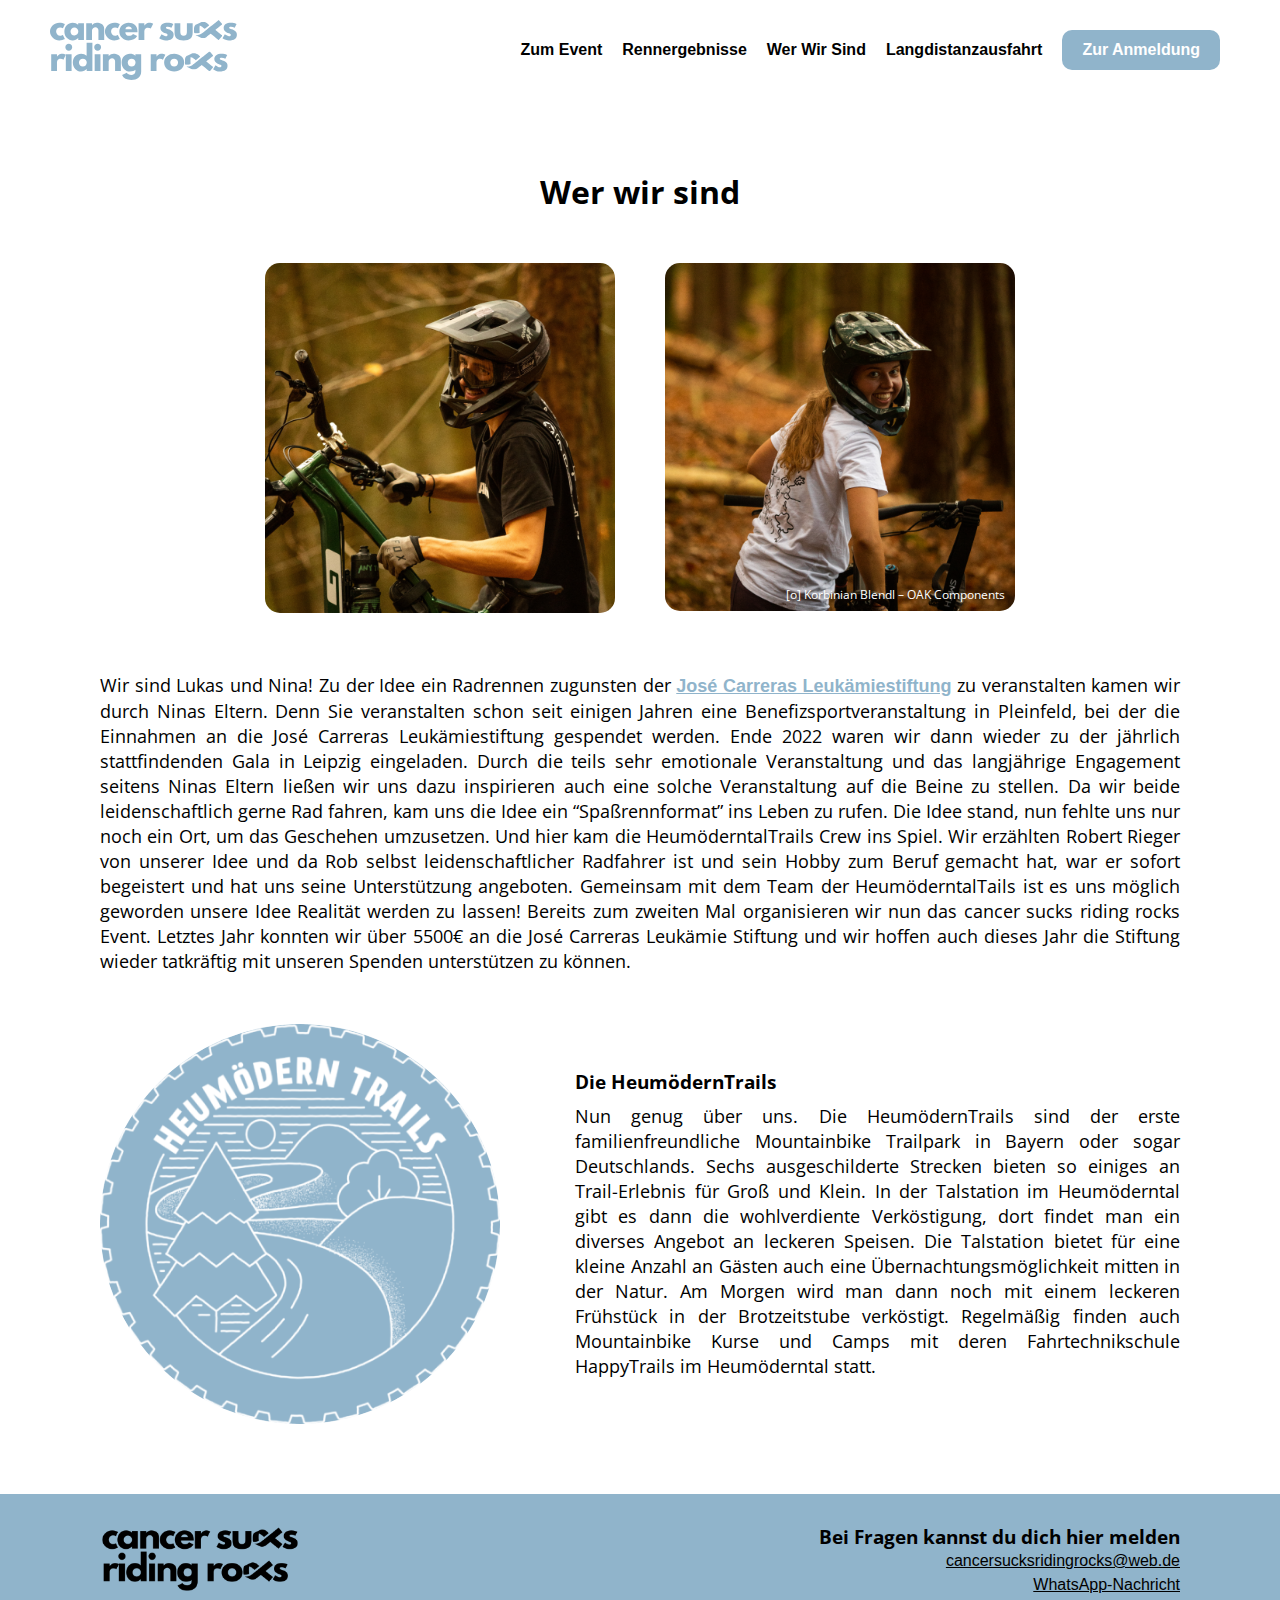
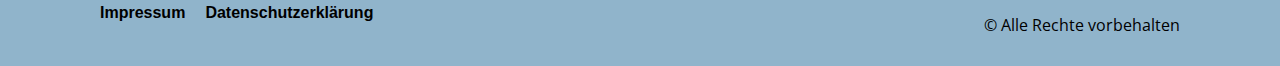
<file: about.html>
<!DOCTYPE html>
<html lang="de">
<head>
    <meta charset="UTF-8">
    <meta http-equiv="X-UA-Compatible" content="IE=edge">
    <meta name="viewport" content="width=device-width, initial-scale=1.0">
    <title>Cancer Sucks Riding Rocks</title>
    <link rel="stylesheet" href="/public/main.css">
</head>
<body>
    <header>
        <nav class="navbar">
            <div class="logo">
                <a href="/index.html">
                    <img src="/public/assets/Logo.svg" alt="LOGO" height="60"></div>
                </a>
            <div class="push-left">
                <button id="menu-toggler" data-class="menu-active" class="hamburger">
                    <span class="hamburger-line hamburger-line-top"></span>
                    <span class="hamburger-line hamburger-line-middle"></span>
                    <span class="hamburger-line hamburger-line-bottom"></span>
                </button>

                <ul id="primary-menu" class="menu nav-menu">
                    <li class="menu-item current-menu-item"><a class="nav__link"  href="/index.html#event">Zum Event</a></li>
                    <li class="menu-item"><a class="nav__link"  href="/index.html#rennergebnisse">Rennergebnisse</a></li>
                    <li class="menu-item"><a class="nav__link"  href="/about.html">Wer Wir Sind</a></li>
                    <li class="menu-item"><a class="nav__link"  href="/ausfahrt.html">Langdistanzausfahrt</a></li>
                    <li class="menu-item contact"><a class="nav__link" target="_blank" href="https://www.webscorer.com/register?raceid=344661">Zur Anmeldung</a></li>
                </ul>
            </div>
        </nav>
    </header>

    <main>
        <section name="wer-wir-sind">
            <div class="container wir">
                <div class="wer-wir-sind-wrapper">
                    <h1 class="heading">
                        Wer wir sind
                    </h1>
                    <!-- <p class="subtitle">Ein Radrennen in Zusammenarbeit mit HeumöderntalTrails Crew ein Benefiz-Radrennen zugunsten der José Carreras Leukämiestiftung</p> -->
                    
                    <div class="vorstellungs-bilder">
                        <img src="/public/assets/Lukas_Werwirsind.png">
                        <img src="/public/assets/Nina_Werwirsind.png">
                        <div class="photograf">[o] Korbinian Blendl – OAK Components</div>
                    </div>
                    <h2 class="mobile-show">Wer wir sind</h2>
                    <p class="infotext">
                        Wir sind Lukas und Nina! Zu der Idee ein Radrennen zugunsten der <a style="color: #90B4CB; font-weight: 700;" target="_blank" href="https://www.carreras-stiftung.de">José Carreras Leukämiestiftung</a> zu veranstalten kamen wir durch Ninas Eltern. Denn Sie veranstalten schon seit einigen Jahren eine Benefizsportveranstaltung in Pleinfeld, bei der die Einnahmen an die José Carreras Leukämiestiftung gespendet werden. Ende 2022 waren wir dann wieder zu der jährlich stattfindenden Gala in Leipzig eingeladen. Durch die teils sehr emotionale Veranstaltung und das langjährige Engagement seitens Ninas Eltern ließen wir uns dazu inspirieren auch eine solche Veranstaltung auf die Beine zu stellen. Da wir beide leidenschaftlich gerne Rad fahren, kam uns die Idee ein “Spaßrennformat” ins Leben zu rufen. Die Idee stand, nun fehlte uns nur noch ein Ort, um das Geschehen umzusetzen. Und hier kam die HeumöderntalTrails Crew ins Spiel. Wir erzählten Robert Rieger von unserer Idee und da Rob selbst leidenschaftlicher Radfahrer ist und sein Hobby zum Beruf gemacht hat, war er sofort begeistert und hat uns seine Unterstützung angeboten. Gemeinsam mit dem Team der HeumöderntalTails ist es uns möglich geworden unsere Idee Realität werden zu lassen! Bereits zum zweiten Mal organisieren wir nun das cancer sucks riding rocks Event. Letztes Jahr konnten wir über 5500€ an die José Carreras Leukämie Stiftung und wir hoffen auch dieses Jahr die Stiftung wieder tatkräftig mit unseren Spenden unterstützen zu können.
                    </p>
                    

                    <div class="heumoederntrails">
                        <img src="/public/assets/heumoederntrails.png">
                        <div class="info-text">
                            <h3>Die HeumödernTrails</h3>
                            <p>Nun genug über uns. Die HeumödernTrails sind der erste familienfreundliche Mountainbike Trailpark in Bayern oder sogar Deutschlands. Sechs ausgeschilderte Strecken bieten so einiges an Trail-Erlebnis für Groß und Klein. In der Talstation im Heumöderntal gibt es dann die wohlverdiente Verköstigung, dort findet man ein diverses Angebot an leckeren Speisen. Die Talstation bietet für eine kleine Anzahl an Gästen auch eine Übernachtungsmöglichkeit mitten in der Natur. Am Morgen wird man dann noch mit einem leckeren Frühstück in der Brotzeitstube verköstigt. Regelmäßig finden auch Mountainbike Kurse und Camps mit deren Fahrtechnikschule HappyTrails im Heumöderntal statt.</p>
                        </div>
                    </div>
                </div>
            </div>
        </section>
    </main>

    <footer>
        <div class="container">
            <div class="left-side">
                <div class="logo">
                    <img src="/public/assets/logo.png" alt="logo">
                </div>
                <div class="privacy-policy">
                    <a href="https://ridetime.de/impressum/">Impressum</a>
                    <a href="/datenschutz.html">Datenschutzerklärung</a>
                </div>
            </div>
            <div class="right-side">
                <div class="email">
                    <h3>Bei Fragen kannst du dich hier melden</h3>
                    <a href="mailto:cancersucksridingrocks@web.de">cancersucksridingrocks@web.de</a>
                    <a style="display: block; margin-top: 5px;" href="https://wa.me/4915146108164">WhatsApp-Nachricht</a>
                    <p>© Alle Rechte vorbehalten</p>
                </div>
            </div>
        </div>
    </footer>
</body>
<script src="/public/main.js"></script>
</html>
</file>
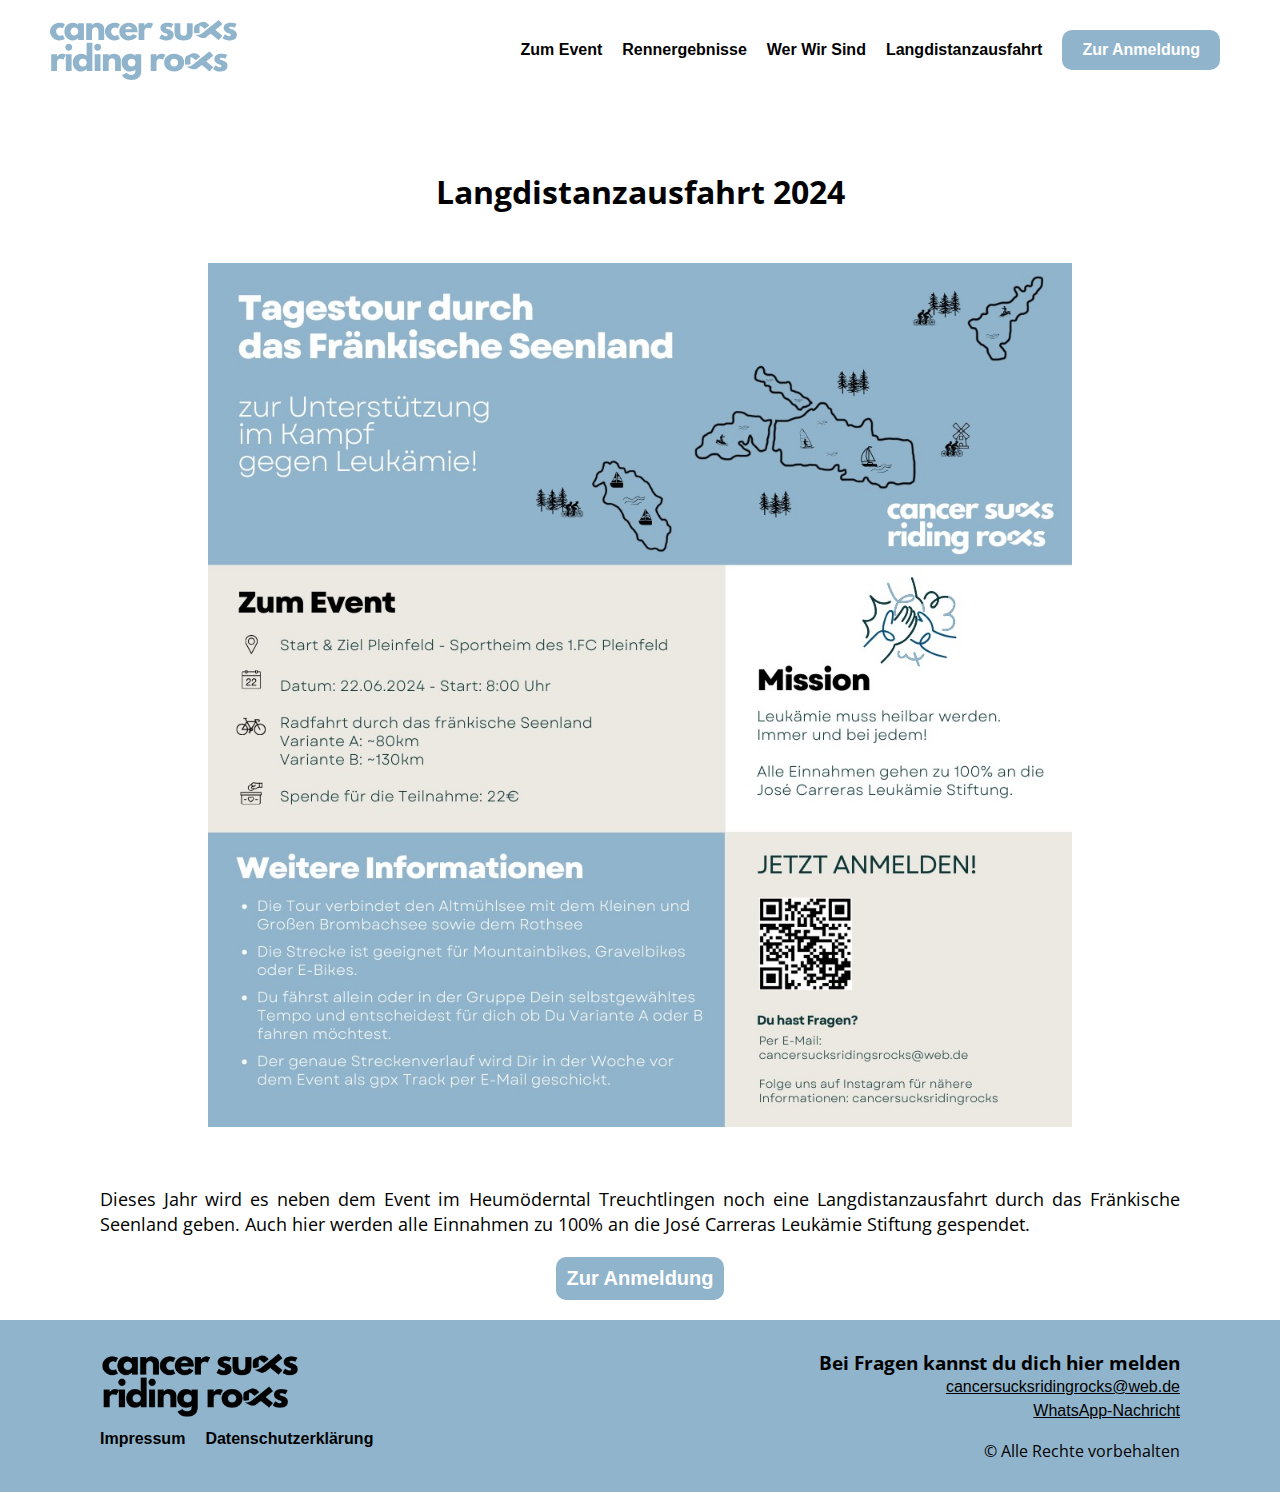
<file: ausfahrt.html>
<!DOCTYPE html>
<html lang="de">
<head>
    <meta charset="UTF-8">
    <meta http-equiv="X-UA-Compatible" content="IE=edge">
    <meta name="viewport" content="width=device-width, initial-scale=1.0">
    <title>Cancer Sucks Riding Rocks</title>
    <link rel="stylesheet" href="/public/main.css">
</head>
<body>
    <header>
        <nav class="navbar">
            <div class="logo">
                <a href="/index.html">
                    <img src="/public/assets/Logo.svg" alt="LOGO" height="60"></div>
                </a>
            <div class="push-left">
                <button id="menu-toggler" data-class="menu-active" class="hamburger">
                    <span class="hamburger-line hamburger-line-top"></span>
                    <span class="hamburger-line hamburger-line-middle"></span>
                    <span class="hamburger-line hamburger-line-bottom"></span>
                </button>

                <ul id="primary-menu" class="menu nav-menu">
                    <li class="menu-item current-menu-item"><a class="nav__link"  href="/index.html#event">Zum Event</a></li>
                    <li class="menu-item"><a class="nav__link"  href="/index.html#rennergebnisse">Rennergebnisse</a></li>
                    <li class="menu-item"><a class="nav__link"  href="/about.html">Wer Wir Sind</a></li>
                    <li class="menu-item"><a class="nav__link"  href="/ausfahrt.html">Langdistanzausfahrt</a></li>
                    <li class="menu-item contact"><a class="nav__link" target="_blank" href="https://www.webscorer.com/register?raceid=342469">Zur Anmeldung</a></li>
                </ul>
            </div>
        </nav>
    </header>

    <main>
        <section name="wer-wir-sind">
            <div class="container wir">
                <div class="wer-wir-sind-wrapper">
                    <h1 class="heading">
                        Langdistanzausfahrt 2024
                    </h1>
                    <div class="distanz-bild">
                        <img src="/public/assets/Langdistanzausfahrt.png">
                    </div>
                    <h2 class="mobile-show">Langdistanzausfahrt 2024</h2>
                    <p class="infotext">
                        Dieses Jahr wird es neben dem Event im Heumöderntal Treuchtlingen noch eine Langdistanzausfahrt durch das Fränkische Seenland geben. Auch hier werden alle Einnahmen zu 100% an die José Carreras Leukämie Stiftung gespendet.
                    </p>
                    <a href="https://www.webscorer.com/register?raceid=342469" class="btn-primary" style="margin-top: 20px;">Zur Anmeldung</a>
                </div>
            </div>
        </section>
    </main>

    <footer>
        <div class="container">
            <div class="left-side">
                <div class="logo">
                    <img src="/public/assets/logo.png" alt="logo">
                </div>
                <div class="privacy-policy">
                    <a href="https://ridetime.de/impressum/">Impressum</a>
                    <a href="/datenschutz.html">Datenschutzerklärung</a>
                </div>
            </div>
            <div class="right-side">
                <div class="email">
                    <h3>Bei Fragen kannst du dich hier melden</h3>
                    <a href="mailto:cancersucksridingrocks@web.de">cancersucksridingrocks@web.de</a>
                    <a style="display: block; margin-top: 5px;" href="https://wa.me/4915146108164">WhatsApp-Nachricht</a>
                    <p>© Alle Rechte vorbehalten</p>
                </div>
            </div>
        </div>
    </footer>
</body>
<script src="/public/main.js"></script>
</html>
</file>
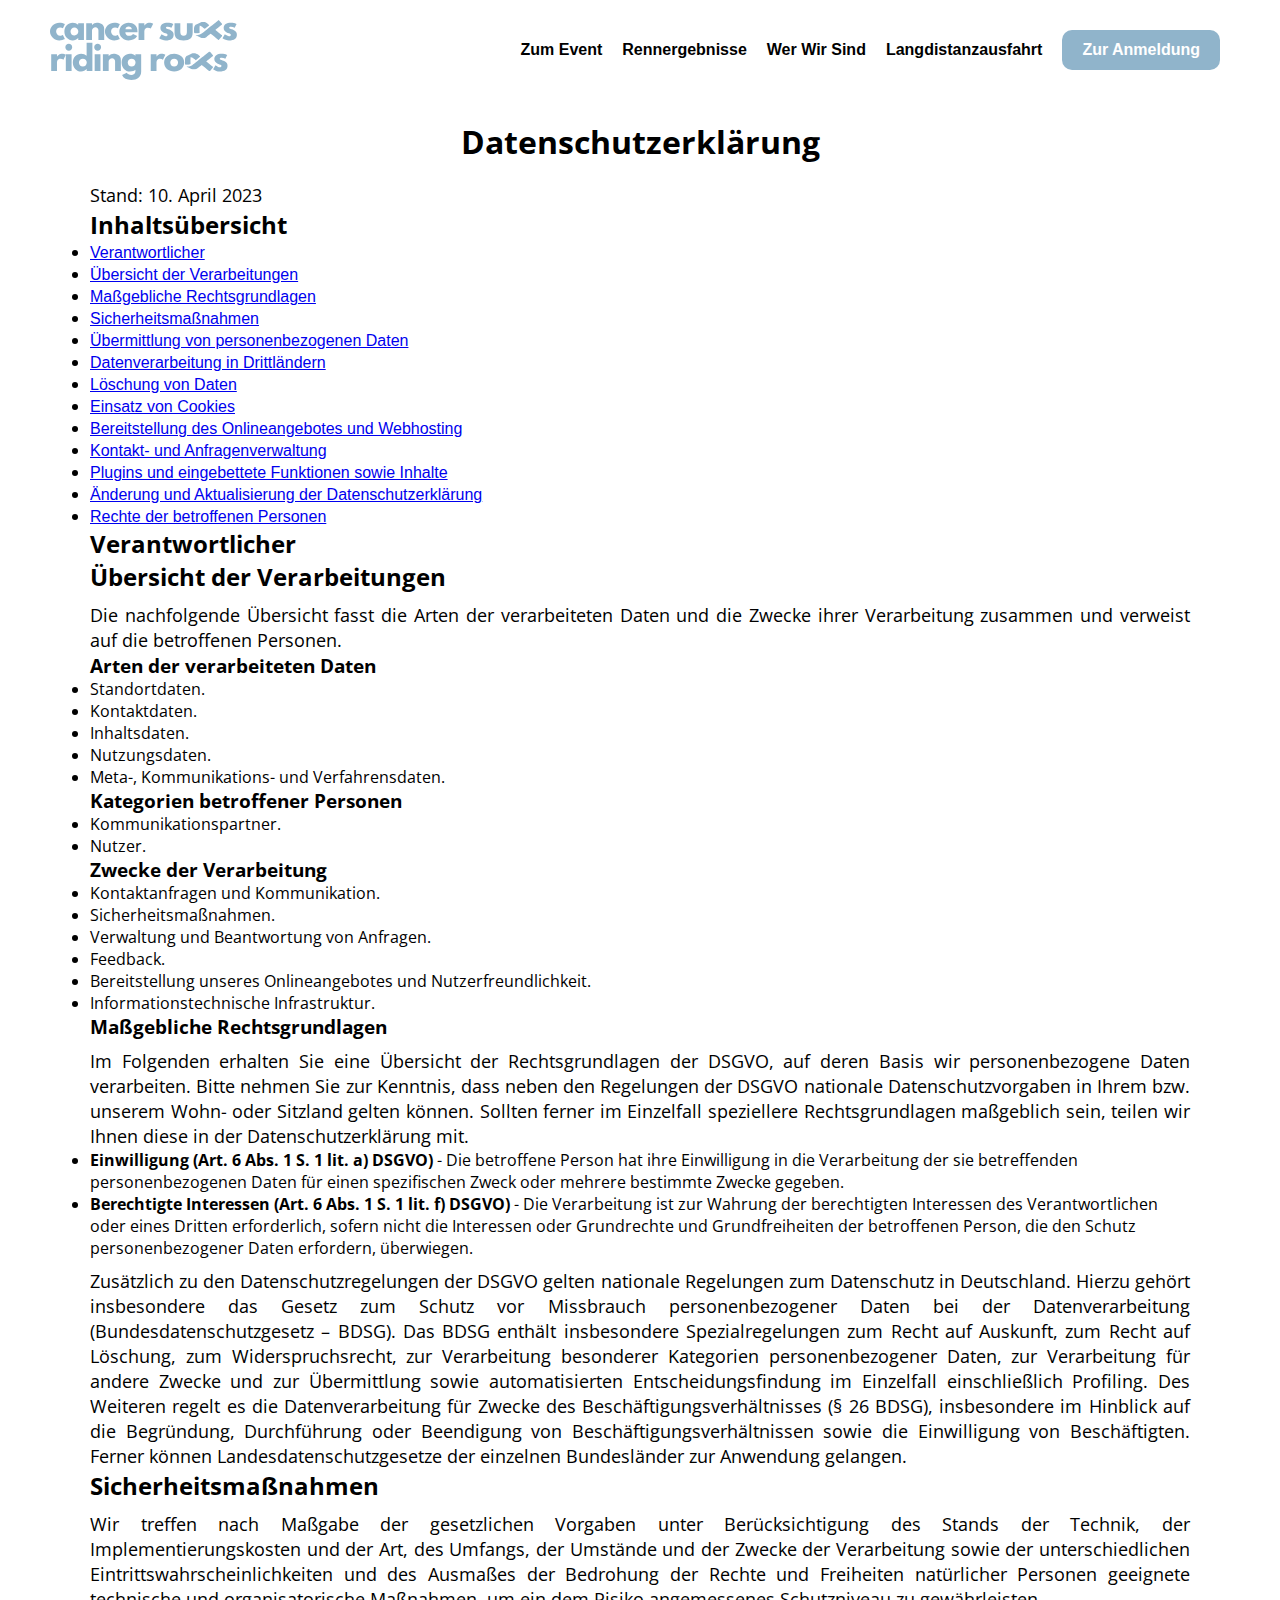
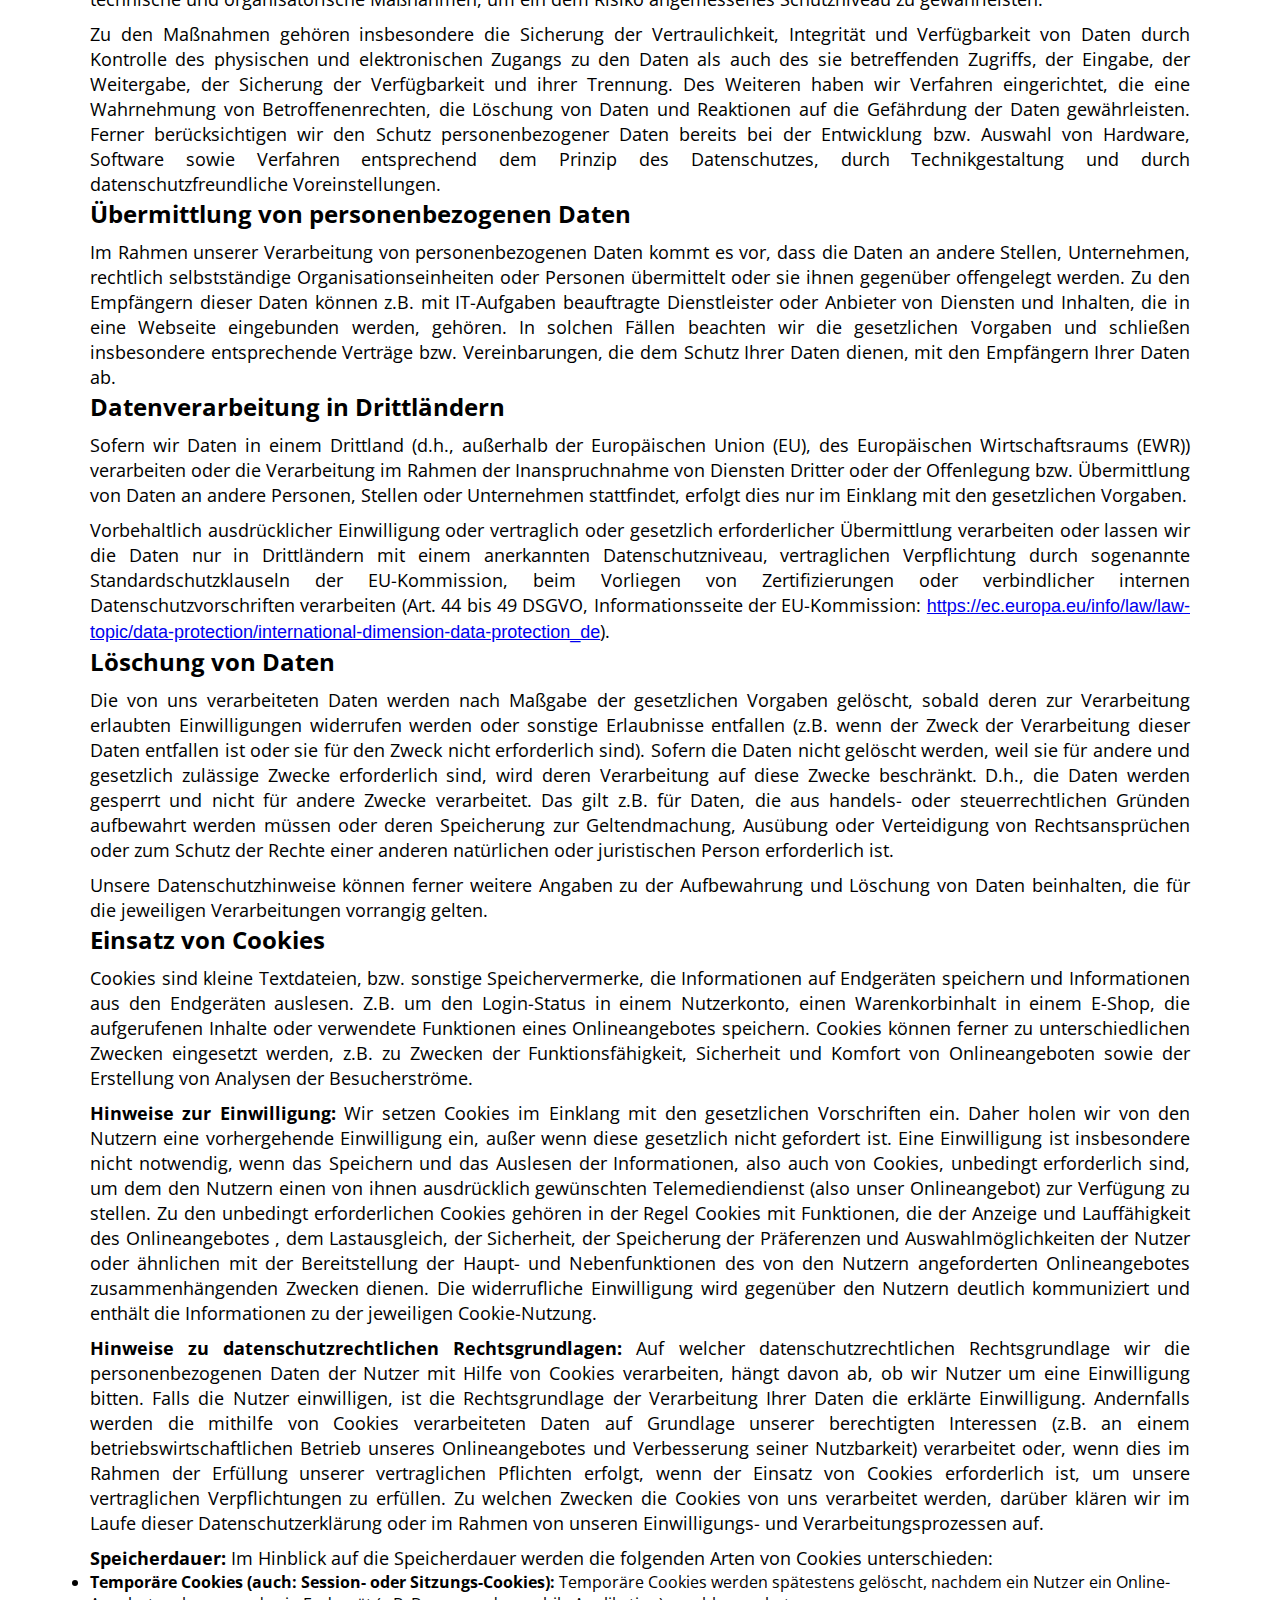
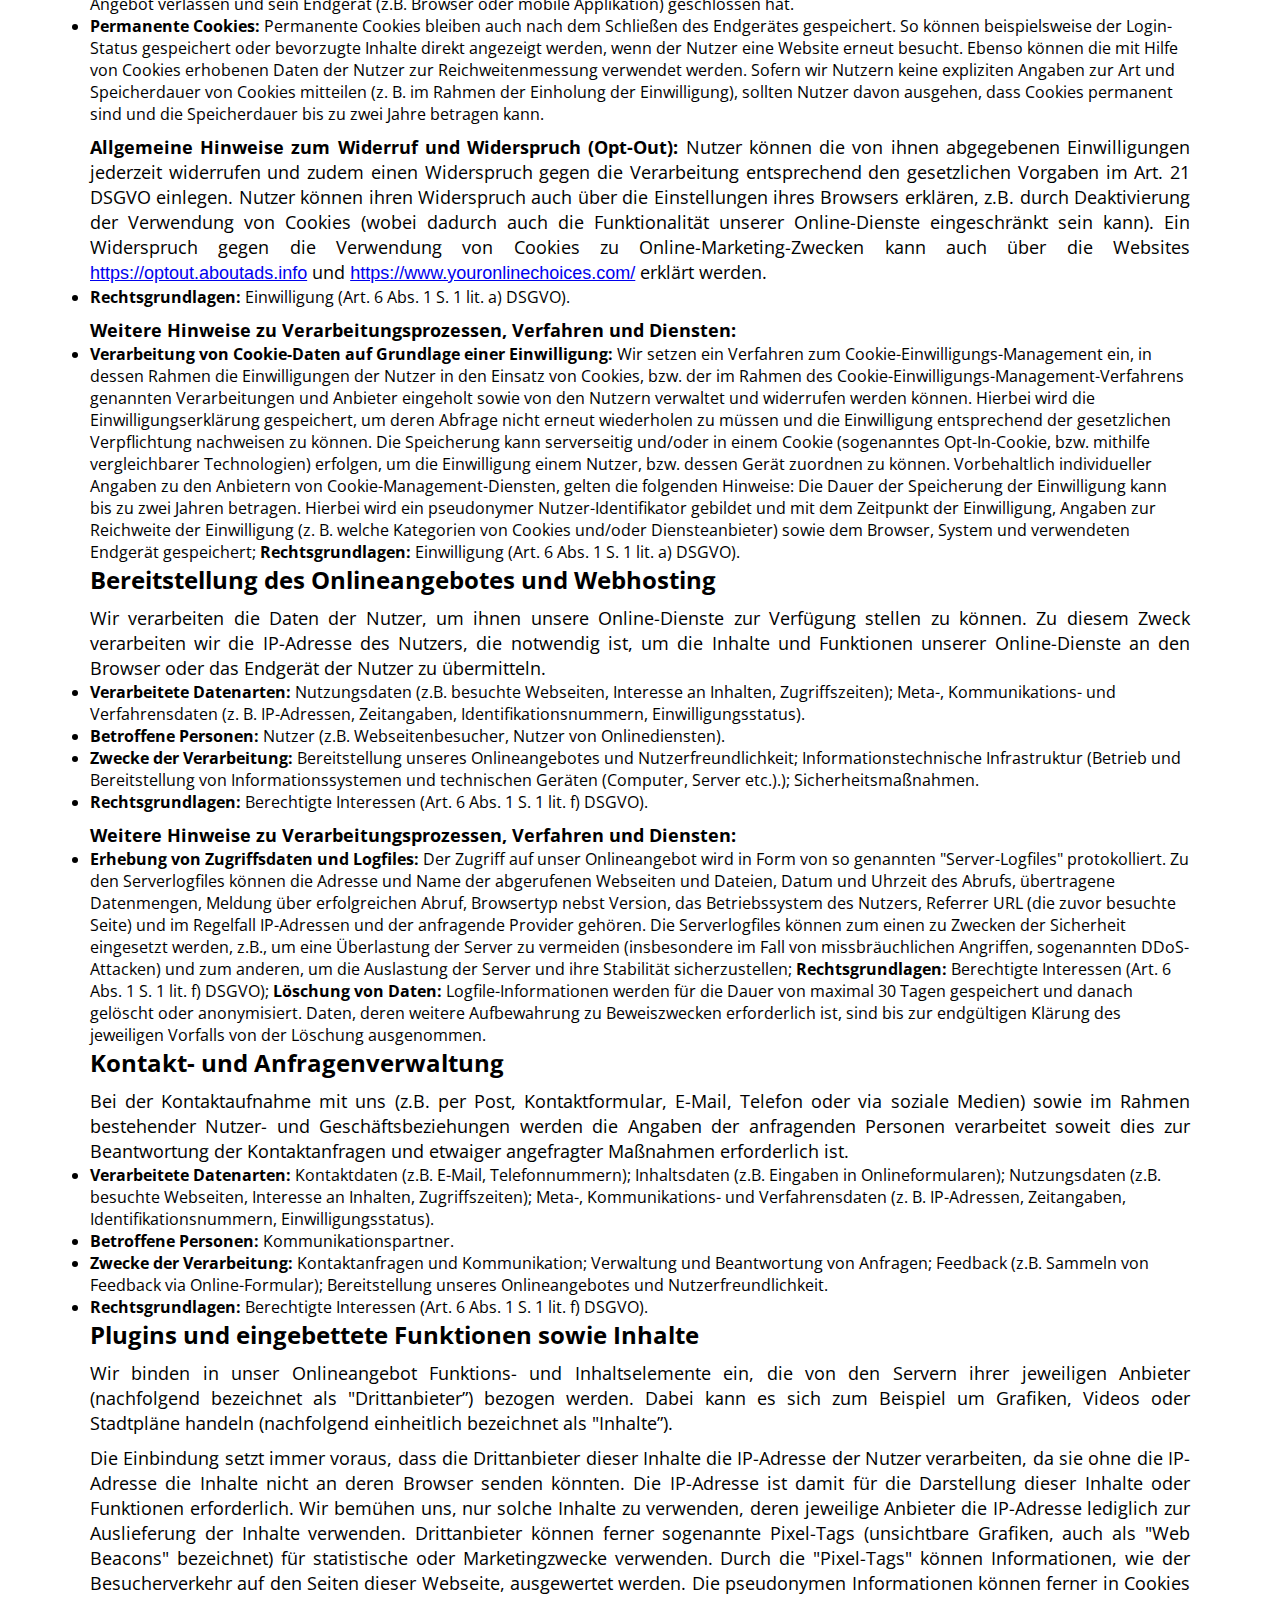
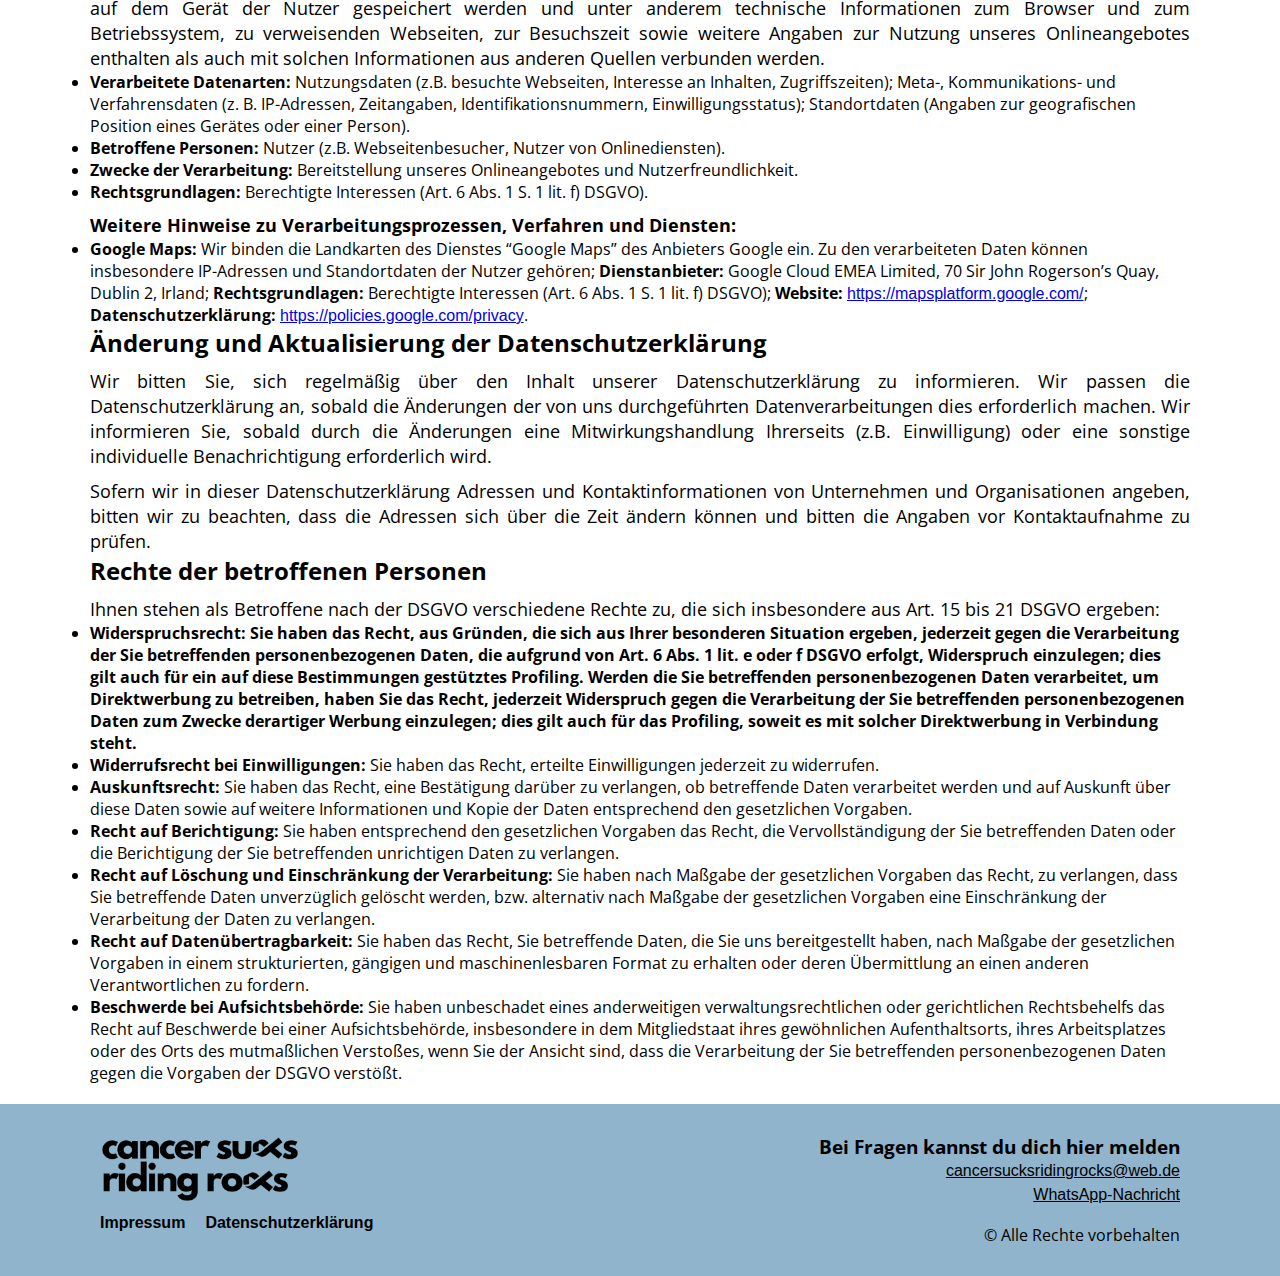
<file: datenschutz.html>
<!DOCTYPE html>
<html lang="de">
<head>
    <meta charset="UTF-8">
    <meta http-equiv="X-UA-Compatible" content="IE=edge">
    <meta name="viewport" content="width=device-width, initial-scale=1.0">
    <title>Cancer Sucks Riding Rocks</title>
    <link rel="stylesheet" href="/public/main.css">
</head>
<body>
  <header>
    <nav class="navbar">
        <div class="logo">
            <a href="/index.html">
                <img src="/public/assets/Logo.svg" alt="LOGO" height="60"></div>
            </a>
        <div class="push-left">
            <button id="menu-toggler" data-class="menu-active" class="hamburger">
                <span class="hamburger-line hamburger-line-top"></span>
                <span class="hamburger-line hamburger-line-middle"></span>
                <span class="hamburger-line hamburger-line-bottom"></span>
            </button>

            <ul id="primary-menu" class="menu nav-menu">
                <li class="menu-item current-menu-item"><a class="nav__link"  href="/index.html#event">Zum Event</a></li>
                <li class="menu-item"><a class="nav__link"  href="/index.html#rennergebnisse">Rennergebnisse</a></li>
                <li class="menu-item"><a class="nav__link"  href="/about.html">Wer Wir Sind</a></li>
                <li class="menu-item"><a class="nav__link"  href="/ausfahrt.html">Langdistanzausfahrt</a></li>
                <li class="menu-item contact"><a class="nav__link" target="_blank" href="https://www.webscorer.com/register?raceid=344661">Zur Anmeldung</a></li>
            </ul>
        </div>
    </nav>
  </header>

<main>
<section name="datenschutz">
  <div class="container">
    <h1>Datenschutzerklärung</h1>
    <p>Stand: 10. April 2023</p>
    <h2>Inhaltsübersicht</h2>
    <ul class="index">
      <li><a class="index-link" href="#m3">Verantwortlicher</a></li>
      <li>
        <a class="index-link" href="#mOverview">Übersicht der Verarbeitungen</a>
      </li>
      <li>
        <a class="index-link" href="#m13">Maßgebliche Rechtsgrundlagen</a>
      </li>
      <li><a class="index-link" href="#m27">Sicherheitsmaßnahmen</a></li>
      <li>
        <a class="index-link" href="#m25"
          >Übermittlung von personenbezogenen Daten</a
        >
      </li>
      <li>
        <a class="index-link" href="#m24">Datenverarbeitung in Drittländern</a>
      </li>
      <li><a class="index-link" href="#m12">Löschung von Daten</a></li>
      <li><a class="index-link" href="#m134">Einsatz von Cookies</a></li>
      <li>
        <a class="index-link" href="#m225"
          >Bereitstellung des Onlineangebotes und Webhosting</a
        >
      </li>
      <li>
        <a class="index-link" href="#m182">Kontakt- und Anfragenverwaltung</a>
      </li>
      <li>
        <a class="index-link" href="#m328"
          >Plugins und eingebettete Funktionen sowie Inhalte</a
        >
      </li>
      <li>
        <a class="index-link" href="#m15"
          >Änderung und Aktualisierung der Datenschutzerklärung</a
        >
      </li>
      <li>
        <a class="index-link" href="#m10">Rechte der betroffenen Personen</a>
      </li>
    </ul>
    <h2 id="m3">Verantwortlicher</h2>
    <h2 id="mOverview">Übersicht der Verarbeitungen</h2>
    <p>
      Die nachfolgende Übersicht fasst die Arten der verarbeiteten Daten und die
      Zwecke ihrer Verarbeitung zusammen und verweist auf die betroffenen
      Personen.
    </p>
    <h3>Arten der verarbeiteten Daten</h3>
    <ul>
      <li>Standortdaten.</li>
      <li>Kontaktdaten.</li>
      <li>Inhaltsdaten.</li>
      <li>Nutzungsdaten.</li>
      <li>Meta-, Kommunikations- und Verfahrensdaten.</li>
    </ul>
    <h3>Kategorien betroffener Personen</h3>
    <ul>
      <li>Kommunikationspartner.</li>
      <li>Nutzer.</li>
    </ul>
    <h3>Zwecke der Verarbeitung</h3>
    <ul>
      <li>Kontaktanfragen und Kommunikation.</li>
      <li>Sicherheitsmaßnahmen.</li>
      <li>Verwaltung und Beantwortung von Anfragen.</li>
      <li>Feedback.</li>
      <li>Bereitstellung unseres Onlineangebotes und Nutzerfreundlichkeit.</li>
      <li>Informationstechnische Infrastruktur.</li>
    </ul>
    <h3 id="m13">Maßgebliche Rechtsgrundlagen</h3>
    <p>
      Im Folgenden erhalten Sie eine Übersicht der Rechtsgrundlagen der DSGVO,
      auf deren Basis wir personenbezogene Daten verarbeiten. Bitte nehmen Sie
      zur Kenntnis, dass neben den Regelungen der DSGVO nationale
      Datenschutzvorgaben in Ihrem bzw. unserem Wohn- oder Sitzland gelten
      können. Sollten ferner im Einzelfall speziellere Rechtsgrundlagen
      maßgeblich sein, teilen wir Ihnen diese in der Datenschutzerklärung mit.
    </p>
    <ul>
      <li>
        <strong>Einwilligung (Art. 6 Abs. 1 S. 1 lit. a) DSGVO)</strong> - Die
        betroffene Person hat ihre Einwilligung in die Verarbeitung der sie
        betreffenden personenbezogenen Daten für einen spezifischen Zweck oder
        mehrere bestimmte Zwecke gegeben.
      </li>
      <li>
        <strong
          >Berechtigte Interessen (Art. 6 Abs. 1 S. 1 lit. f) DSGVO)</strong
        >
        - Die Verarbeitung ist zur Wahrung der berechtigten Interessen des
        Verantwortlichen oder eines Dritten erforderlich, sofern nicht die
        Interessen oder Grundrechte und Grundfreiheiten der betroffenen Person,
        die den Schutz personenbezogener Daten erfordern, überwiegen.
      </li>
    </ul>
    <p>
      Zusätzlich zu den Datenschutzregelungen der DSGVO gelten nationale
      Regelungen zum Datenschutz in Deutschland. Hierzu gehört insbesondere das
      Gesetz zum Schutz vor Missbrauch personenbezogener Daten bei der
      Datenverarbeitung (Bundesdatenschutzgesetz – BDSG). Das BDSG enthält
      insbesondere Spezialregelungen zum Recht auf Auskunft, zum Recht auf
      Löschung, zum Widerspruchsrecht, zur Verarbeitung besonderer Kategorien
      personenbezogener Daten, zur Verarbeitung für andere Zwecke und zur
      Übermittlung sowie automatisierten Entscheidungsfindung im Einzelfall
      einschließlich Profiling. Des Weiteren regelt es die Datenverarbeitung für
      Zwecke des Beschäftigungsverhältnisses (§ 26 BDSG), insbesondere im
      Hinblick auf die Begründung, Durchführung oder Beendigung von
      Beschäftigungsverhältnissen sowie die Einwilligung von Beschäftigten.
      Ferner können Landesdatenschutzgesetze der einzelnen Bundesländer zur
      Anwendung gelangen.
    </p>
    <h2 id="m27">Sicherheitsmaßnahmen</h2>
    <p>
      Wir treffen nach Maßgabe der gesetzlichen Vorgaben unter Berücksichtigung
      des Stands der Technik, der Implementierungskosten und der Art, des
      Umfangs, der Umstände und der Zwecke der Verarbeitung sowie der
      unterschiedlichen Eintrittswahrscheinlichkeiten und des Ausmaßes der
      Bedrohung der Rechte und Freiheiten natürlicher Personen geeignete
      technische und organisatorische Maßnahmen, um ein dem Risiko angemessenes
      Schutzniveau zu gewährleisten.
    </p>
    <p>
      Zu den Maßnahmen gehören insbesondere die Sicherung der Vertraulichkeit,
      Integrität und Verfügbarkeit von Daten durch Kontrolle des physischen und
      elektronischen Zugangs zu den Daten als auch des sie betreffenden
      Zugriffs, der Eingabe, der Weitergabe, der Sicherung der Verfügbarkeit und
      ihrer Trennung. Des Weiteren haben wir Verfahren eingerichtet, die eine
      Wahrnehmung von Betroffenenrechten, die Löschung von Daten und Reaktionen
      auf die Gefährdung der Daten gewährleisten. Ferner berücksichtigen wir den
      Schutz personenbezogener Daten bereits bei der Entwicklung bzw. Auswahl
      von Hardware, Software sowie Verfahren entsprechend dem Prinzip des
      Datenschutzes, durch Technikgestaltung und durch datenschutzfreundliche
      Voreinstellungen.
    </p>
    <h2 id="m25">Übermittlung von personenbezogenen Daten</h2>
    <p>
      Im Rahmen unserer Verarbeitung von personenbezogenen Daten kommt es vor,
      dass die Daten an andere Stellen, Unternehmen, rechtlich selbstständige
      Organisationseinheiten oder Personen übermittelt oder sie ihnen gegenüber
      offengelegt werden. Zu den Empfängern dieser Daten können z.B. mit
      IT-Aufgaben beauftragte Dienstleister oder Anbieter von Diensten und
      Inhalten, die in eine Webseite eingebunden werden, gehören. In solchen
      Fällen beachten wir die gesetzlichen Vorgaben und schließen insbesondere
      entsprechende Verträge bzw. Vereinbarungen, die dem Schutz Ihrer Daten
      dienen, mit den Empfängern Ihrer Daten ab.
    </p>
    <h2 id="m24">Datenverarbeitung in Drittländern</h2>
    <p>
      Sofern wir Daten in einem Drittland (d.h., außerhalb der Europäischen
      Union (EU), des Europäischen Wirtschaftsraums (EWR)) verarbeiten oder die
      Verarbeitung im Rahmen der Inanspruchnahme von Diensten Dritter oder der
      Offenlegung bzw. Übermittlung von Daten an andere Personen, Stellen oder
      Unternehmen stattfindet, erfolgt dies nur im Einklang mit den gesetzlichen
      Vorgaben.
    </p>
    <p>
      Vorbehaltlich ausdrücklicher Einwilligung oder vertraglich oder gesetzlich
      erforderlicher Übermittlung verarbeiten oder lassen wir die Daten nur in
      Drittländern mit einem anerkannten Datenschutzniveau, vertraglichen
      Verpflichtung durch sogenannte Standardschutzklauseln der EU-Kommission,
      beim Vorliegen von Zertifizierungen oder verbindlicher internen
      Datenschutzvorschriften verarbeiten (Art. 44 bis 49 DSGVO,
      Informationsseite der EU-Kommission:
      <a
        href="https://ec.europa.eu/info/law/law-topic/data-protection/international-dimension-data-protection_de"
        target="_blank"
        >https://ec.europa.eu/info/law/law-topic/data-protection/international-dimension-data-protection_de</a
      >).
    </p>
    <h2 id="m12">Löschung von Daten</h2>
    <p>
      Die von uns verarbeiteten Daten werden nach Maßgabe der gesetzlichen
      Vorgaben gelöscht, sobald deren zur Verarbeitung erlaubten Einwilligungen
      widerrufen werden oder sonstige Erlaubnisse entfallen (z.B. wenn der Zweck
      der Verarbeitung dieser Daten entfallen ist oder sie für den Zweck nicht
      erforderlich sind). Sofern die Daten nicht gelöscht werden, weil sie für
      andere und gesetzlich zulässige Zwecke erforderlich sind, wird deren
      Verarbeitung auf diese Zwecke beschränkt. D.h., die Daten werden gesperrt
      und nicht für andere Zwecke verarbeitet. Das gilt z.B. für Daten, die aus
      handels- oder steuerrechtlichen Gründen aufbewahrt werden müssen oder
      deren Speicherung zur Geltendmachung, Ausübung oder Verteidigung von
      Rechtsansprüchen oder zum Schutz der Rechte einer anderen natürlichen oder
      juristischen Person erforderlich ist.
    </p>
    <p>
      Unsere Datenschutzhinweise können ferner weitere Angaben zu der
      Aufbewahrung und Löschung von Daten beinhalten, die für die jeweiligen
      Verarbeitungen vorrangig gelten.
    </p>
    <h2 id="m134">Einsatz von Cookies</h2>
    <p>
      Cookies sind kleine Textdateien, bzw. sonstige Speichervermerke, die
      Informationen auf Endgeräten speichern und Informationen aus den
      Endgeräten auslesen. Z.B. um den Login-Status in einem Nutzerkonto, einen
      Warenkorbinhalt in einem E-Shop, die aufgerufenen Inhalte oder verwendete
      Funktionen eines Onlineangebotes speichern. Cookies können ferner zu
      unterschiedlichen Zwecken eingesetzt werden, z.B. zu Zwecken der
      Funktionsfähigkeit, Sicherheit und Komfort von Onlineangeboten sowie der
      Erstellung von Analysen der Besucherströme.
    </p>
    <p>
      <strong>Hinweise zur Einwilligung: </strong>Wir setzen Cookies im Einklang
      mit den gesetzlichen Vorschriften ein. Daher holen wir von den Nutzern
      eine vorhergehende Einwilligung ein, außer wenn diese gesetzlich nicht
      gefordert ist. Eine Einwilligung ist insbesondere nicht notwendig, wenn
      das Speichern und das Auslesen der Informationen, also auch von Cookies,
      unbedingt erforderlich sind, um dem den Nutzern einen von ihnen
      ausdrücklich gewünschten Telemediendienst (also unser Onlineangebot) zur
      Verfügung zu stellen. Zu den unbedingt erforderlichen Cookies gehören in
      der Regel Cookies mit Funktionen, die der Anzeige und Lauffähigkeit des
      Onlineangebotes , dem Lastausgleich, der Sicherheit, der Speicherung der
      Präferenzen und Auswahlmöglichkeiten der Nutzer oder ähnlichen mit der
      Bereitstellung der Haupt- und Nebenfunktionen des von den Nutzern
      angeforderten Onlineangebotes zusammenhängenden Zwecken dienen. Die
      widerrufliche Einwilligung wird gegenüber den Nutzern deutlich
      kommuniziert und enthält die Informationen zu der jeweiligen
      Cookie-Nutzung.
    </p>
    <p>
      <strong>Hinweise zu datenschutzrechtlichen Rechtsgrundlagen: </strong>Auf
      welcher datenschutzrechtlichen Rechtsgrundlage wir die personenbezogenen
      Daten der Nutzer mit Hilfe von Cookies verarbeiten, hängt davon ab, ob wir
      Nutzer um eine Einwilligung bitten. Falls die Nutzer einwilligen, ist die
      Rechtsgrundlage der Verarbeitung Ihrer Daten die erklärte Einwilligung.
      Andernfalls werden die mithilfe von Cookies verarbeiteten Daten auf
      Grundlage unserer berechtigten Interessen (z.B. an einem
      betriebswirtschaftlichen Betrieb unseres Onlineangebotes und Verbesserung
      seiner Nutzbarkeit) verarbeitet oder, wenn dies im Rahmen der Erfüllung
      unserer vertraglichen Pflichten erfolgt, wenn der Einsatz von Cookies
      erforderlich ist, um unsere vertraglichen Verpflichtungen zu erfüllen. Zu
      welchen Zwecken die Cookies von uns verarbeitet werden, darüber klären wir
      im Laufe dieser Datenschutzerklärung oder im Rahmen von unseren
      Einwilligungs- und Verarbeitungsprozessen auf.
    </p>
    <p>
      <strong>Speicherdauer: </strong>Im Hinblick auf die Speicherdauer werden
      die folgenden Arten von Cookies unterschieden:
    </p>
    <ul>
      <li>
        <strong
          >Temporäre Cookies (auch: Session- oder Sitzungs-Cookies):</strong
        > Temporäre Cookies werden spätestens gelöscht, nachdem ein Nutzer ein
        Online-Angebot verlassen und sein Endgerät (z.B. Browser oder mobile
        Applikation) geschlossen hat.
      </li>
      <li>
        <strong>Permanente Cookies:</strong> Permanente Cookies bleiben auch
        nach dem Schließen des Endgerätes gespeichert. So können beispielsweise
        der Login-Status gespeichert oder bevorzugte Inhalte direkt angezeigt
        werden, wenn der Nutzer eine Website erneut besucht. Ebenso können die
        mit Hilfe von Cookies erhobenen Daten der Nutzer zur Reichweitenmessung
        verwendet werden. Sofern wir Nutzern keine expliziten Angaben zur Art
        und Speicherdauer von Cookies mitteilen (z. B. im Rahmen der Einholung
        der Einwilligung), sollten Nutzer davon ausgehen, dass Cookies permanent
        sind und die Speicherdauer bis zu zwei Jahre betragen kann.
      </li>
    </ul>
    <p>
      <strong
        >Allgemeine Hinweise zum Widerruf und Widerspruch (Opt-Out): </strong
      >Nutzer können die von ihnen abgegebenen Einwilligungen jederzeit
      widerrufen und zudem einen Widerspruch gegen die Verarbeitung
      entsprechend den gesetzlichen Vorgaben im Art. 21 DSGVO einlegen. Nutzer
      können ihren Widerspruch auch über die Einstellungen ihres Browsers
      erklären, z.B. durch Deaktivierung der Verwendung von Cookies (wobei
      dadurch auch die Funktionalität unserer Online-Dienste eingeschränkt sein
      kann). Ein Widerspruch gegen die Verwendung von Cookies zu
      Online-Marketing-Zwecken kann auch über die Websites
      <a href="https://optout.aboutads.info" target="_blank"
        >https://optout.aboutads.info</a
      >
      und
      <a href="https://www.youronlinechoices.com/" target="_blank"
        >https://www.youronlinechoices.com/</a
      >
      erklärt werden.
    </p>
    <ul class="m-elements">
      <li>
        <strong>Rechtsgrundlagen:</strong> Einwilligung (Art. 6 Abs. 1 S. 1 lit.
        a) DSGVO).
      </li>
    </ul>
    <p>
      <strong
        >Weitere Hinweise zu Verarbeitungsprozessen, Verfahren und
        Diensten:</strong
      >
    </p>
    <ul class="m-elements">
      <li>
        <strong
          >Verarbeitung von Cookie-Daten auf Grundlage einer Einwilligung: </strong
        >Wir setzen ein Verfahren zum Cookie-Einwilligungs-Management ein, in
        dessen Rahmen die Einwilligungen der Nutzer in den Einsatz von Cookies,
        bzw. der im Rahmen des Cookie-Einwilligungs-Management-Verfahrens
        genannten Verarbeitungen und Anbieter eingeholt sowie von den Nutzern
        verwaltet und widerrufen werden können. Hierbei wird die
        Einwilligungserklärung gespeichert, um deren Abfrage nicht erneut
        wiederholen zu müssen und die Einwilligung entsprechend der gesetzlichen
        Verpflichtung nachweisen zu können. Die Speicherung kann serverseitig
        und/oder in einem Cookie (sogenanntes Opt-In-Cookie, bzw. mithilfe
        vergleichbarer Technologien) erfolgen, um die Einwilligung einem Nutzer,
        bzw. dessen Gerät zuordnen zu können. Vorbehaltlich individueller
        Angaben zu den Anbietern von Cookie-Management-Diensten, gelten die
        folgenden Hinweise: Die Dauer der Speicherung der Einwilligung kann bis
        zu zwei Jahren betragen. Hierbei wird ein pseudonymer
        Nutzer-Identifikator gebildet und mit dem Zeitpunkt der Einwilligung,
        Angaben zur Reichweite der Einwilligung (z. B. welche Kategorien von
        Cookies und/oder Diensteanbieter) sowie dem Browser, System und
        verwendeten Endgerät gespeichert;
        <strong>Rechtsgrundlagen:</strong> Einwilligung (Art. 6 Abs. 1 S. 1 lit.
        a) DSGVO).
      </li>
    </ul>
    <h2 id="m225">Bereitstellung des Onlineangebotes und Webhosting</h2>
    <p>
      Wir verarbeiten die Daten der Nutzer, um ihnen unsere Online-Dienste zur
      Verfügung stellen zu können. Zu diesem Zweck verarbeiten wir die
      IP-Adresse des Nutzers, die notwendig ist, um die Inhalte und Funktionen
      unserer Online-Dienste an den Browser oder das Endgerät der Nutzer zu
      übermitteln.
    </p>
    <ul class="m-elements">
      <li>
        <strong>Verarbeitete Datenarten:</strong> Nutzungsdaten (z.B. besuchte
        Webseiten, Interesse an Inhalten, Zugriffszeiten); Meta-,
        Kommunikations- und Verfahrensdaten (z. B. IP-Adressen, Zeitangaben,
        Identifikationsnummern, Einwilligungsstatus).
      </li>
      <li>
        <strong>Betroffene Personen:</strong> Nutzer (z.B. Webseitenbesucher,
        Nutzer von Onlinediensten).
      </li>
      <li>
        <strong>Zwecke der Verarbeitung:</strong> Bereitstellung unseres
        Onlineangebotes und Nutzerfreundlichkeit; Informationstechnische
        Infrastruktur (Betrieb und Bereitstellung von Informationssystemen und
        technischen Geräten (Computer, Server etc.).); Sicherheitsmaßnahmen.
      </li>
      <li>
        <strong>Rechtsgrundlagen:</strong> Berechtigte Interessen (Art. 6 Abs. 1
        S. 1 lit. f) DSGVO).
      </li>
    </ul>
    <p>
      <strong
        >Weitere Hinweise zu Verarbeitungsprozessen, Verfahren und
        Diensten:</strong
      >
    </p>
    <ul class="m-elements">
      <li>
        <strong>Erhebung von Zugriffsdaten und Logfiles: </strong>Der Zugriff
        auf unser Onlineangebot wird in Form von so genannten "Server-Logfiles"
        protokolliert. Zu den Serverlogfiles können die Adresse und Name der
        abgerufenen Webseiten und Dateien, Datum und Uhrzeit des Abrufs,
        übertragene Datenmengen, Meldung über erfolgreichen Abruf, Browsertyp
        nebst Version, das Betriebssystem des Nutzers, Referrer URL (die zuvor
        besuchte Seite) und im Regelfall IP-Adressen und der anfragende Provider
        gehören. Die Serverlogfiles können zum einen zu Zwecken der Sicherheit
        eingesetzt werden, z.B., um eine Überlastung der Server zu vermeiden
        (insbesondere im Fall von missbräuchlichen Angriffen, sogenannten
        DDoS-Attacken) und zum anderen, um die Auslastung der Server und ihre
        Stabilität sicherzustellen;
        <strong>Rechtsgrundlagen:</strong> Berechtigte Interessen (Art. 6 Abs. 1
        S. 1 lit. f) DSGVO);
        <strong>Löschung von Daten:</strong> Logfile-Informationen werden für
        die Dauer von maximal 30 Tagen gespeichert und danach gelöscht oder
        anonymisiert. Daten, deren weitere Aufbewahrung zu Beweiszwecken
        erforderlich ist, sind bis zur endgültigen Klärung des jeweiligen
        Vorfalls von der Löschung ausgenommen.
      </li>
    </ul>
    <h2 id="m182">Kontakt- und Anfragenverwaltung</h2>
    <p>
      Bei der Kontaktaufnahme mit uns (z.B. per Post, Kontaktformular, E-Mail,
      Telefon oder via soziale Medien) sowie im Rahmen bestehender Nutzer- und
      Geschäftsbeziehungen werden die Angaben der anfragenden Personen
      verarbeitet soweit dies zur Beantwortung der Kontaktanfragen und etwaiger
      angefragter Maßnahmen erforderlich ist.
    </p>
    <ul class="m-elements">
      <li>
        <strong>Verarbeitete Datenarten:</strong> Kontaktdaten (z.B. E-Mail,
        Telefonnummern); Inhaltsdaten (z.B. Eingaben in Onlineformularen);
        Nutzungsdaten (z.B. besuchte Webseiten, Interesse an Inhalten,
        Zugriffszeiten); Meta-, Kommunikations- und Verfahrensdaten (z. B.
        IP-Adressen, Zeitangaben, Identifikationsnummern, Einwilligungsstatus).
      </li>
      <li><strong>Betroffene Personen:</strong> Kommunikationspartner.</li>
      <li>
        <strong>Zwecke der Verarbeitung:</strong> Kontaktanfragen und
        Kommunikation; Verwaltung und Beantwortung von Anfragen; Feedback (z.B.
        Sammeln von Feedback via Online-Formular); Bereitstellung unseres
        Onlineangebotes und Nutzerfreundlichkeit.
      </li>
      <li>
        <strong>Rechtsgrundlagen:</strong> Berechtigte Interessen (Art. 6 Abs. 1
        S. 1 lit. f) DSGVO).
      </li>
    </ul>
    <h2 id="m328">Plugins und eingebettete Funktionen sowie Inhalte</h2>
    <p>
      Wir binden in unser Onlineangebot Funktions- und Inhaltselemente ein, die
      von den Servern ihrer jeweiligen Anbieter (nachfolgend bezeichnet als
      "Drittanbieter”) bezogen werden. Dabei kann es sich zum Beispiel um
      Grafiken, Videos oder Stadtpläne handeln (nachfolgend einheitlich
      bezeichnet als "Inhalte”).
    </p>
    <p>
      Die Einbindung setzt immer voraus, dass die Drittanbieter dieser Inhalte
      die IP-Adresse der Nutzer verarbeiten, da sie ohne die IP-Adresse die
      Inhalte nicht an deren Browser senden könnten. Die IP-Adresse ist damit
      für die Darstellung dieser Inhalte oder Funktionen erforderlich. Wir
      bemühen uns, nur solche Inhalte zu verwenden, deren jeweilige Anbieter die
      IP-Adresse lediglich zur Auslieferung der Inhalte verwenden. Drittanbieter
      können ferner sogenannte Pixel-Tags (unsichtbare Grafiken, auch als "Web
      Beacons" bezeichnet) für statistische oder Marketingzwecke verwenden.
      Durch die "Pixel-Tags" können Informationen, wie der Besucherverkehr auf
      den Seiten dieser Webseite, ausgewertet werden. Die pseudonymen
      Informationen können ferner in Cookies auf dem Gerät der Nutzer
      gespeichert werden und unter anderem technische Informationen zum Browser
      und zum Betriebssystem, zu verweisenden Webseiten, zur Besuchszeit sowie
      weitere Angaben zur Nutzung unseres Onlineangebotes enthalten als auch mit
      solchen Informationen aus anderen Quellen verbunden werden.
    </p>
    <ul class="m-elements">
      <li>
        <strong>Verarbeitete Datenarten:</strong> Nutzungsdaten (z.B. besuchte
        Webseiten, Interesse an Inhalten, Zugriffszeiten); Meta-,
        Kommunikations- und Verfahrensdaten (z. B. IP-Adressen, Zeitangaben,
        Identifikationsnummern, Einwilligungsstatus); Standortdaten (Angaben zur
        geografischen Position eines Gerätes oder einer Person).
      </li>
      <li>
        <strong>Betroffene Personen:</strong> Nutzer (z.B. Webseitenbesucher,
        Nutzer von Onlinediensten).
      </li>
      <li>
        <strong>Zwecke der Verarbeitung:</strong> Bereitstellung unseres
        Onlineangebotes und Nutzerfreundlichkeit.
      </li>
      <li>
        <strong>Rechtsgrundlagen:</strong> Berechtigte Interessen (Art. 6 Abs. 1
        S. 1 lit. f) DSGVO).
      </li>
    </ul>
    <p>
      <strong
        >Weitere Hinweise zu Verarbeitungsprozessen, Verfahren und
        Diensten:</strong
      >
    </p>
    <ul class="m-elements">
      <li>
        <strong>Google Maps: </strong>Wir binden die Landkarten des Dienstes
        “Google Maps” des Anbieters Google ein. Zu den verarbeiteten Daten
        können insbesondere IP-Adressen und Standortdaten der Nutzer gehören;
        <strong>Dienstanbieter:</strong> Google Cloud EMEA Limited, 70 Sir John
        Rogerson’s Quay, Dublin 2, Irland;
        <strong>Rechtsgrundlagen:</strong> Berechtigte Interessen (Art. 6 Abs. 1
        S. 1 lit. f) DSGVO); <strong>Website:</strong>
        <a href="https://mapsplatform.google.com/" target="_blank"
          >https://mapsplatform.google.com/</a
        >; <strong>Datenschutzerklärung:</strong>
        <a href="https://policies.google.com/privacy" target="_blank"
          >https://policies.google.com/privacy</a
        >.
      </li>
    </ul>
    <h2 id="m15">Änderung und Aktualisierung der Datenschutzerklärung</h2>
    <p>
      Wir bitten Sie, sich regelmäßig über den Inhalt unserer
      Datenschutzerklärung zu informieren. Wir passen die Datenschutzerklärung
      an, sobald die Änderungen der von uns durchgeführten Datenverarbeitungen
      dies erforderlich machen. Wir informieren Sie, sobald durch die Änderungen
      eine Mitwirkungshandlung Ihrerseits (z.B. Einwilligung) oder eine sonstige
      individuelle Benachrichtigung erforderlich wird.
    </p>
    <p>
      Sofern wir in dieser Datenschutzerklärung Adressen und
      Kontaktinformationen von Unternehmen und Organisationen angeben, bitten
      wir zu beachten, dass die Adressen sich über die Zeit ändern können und
      bitten die Angaben vor Kontaktaufnahme zu prüfen.
    </p>
    <h2 id="m10">Rechte der betroffenen Personen</h2>
    <p>
      Ihnen stehen als Betroffene nach der DSGVO verschiedene Rechte zu, die
      sich insbesondere aus Art. 15 bis 21 DSGVO ergeben:
    </p>
    <ul>
      <li>
        <strong
          >Widerspruchsrecht: Sie haben das Recht, aus Gründen, die sich aus
          Ihrer besonderen Situation ergeben, jederzeit gegen die Verarbeitung
          der Sie betreffenden personenbezogenen Daten, die aufgrund von Art. 6
          Abs. 1 lit. e oder f DSGVO erfolgt, Widerspruch einzulegen; dies gilt
          auch für ein auf diese Bestimmungen gestütztes Profiling. Werden die
          Sie betreffenden personenbezogenen Daten verarbeitet, um Direktwerbung
          zu betreiben, haben Sie das Recht, jederzeit Widerspruch gegen die
          Verarbeitung der Sie betreffenden personenbezogenen Daten zum Zwecke
          derartiger Werbung einzulegen; dies gilt auch für das Profiling,
          soweit es mit solcher Direktwerbung in Verbindung steht.</strong
        >
      </li>
      <li>
        <strong>Widerrufsrecht bei Einwilligungen:</strong> Sie haben das Recht,
        erteilte Einwilligungen jederzeit zu widerrufen.
      </li>
      <li>
        <strong>Auskunftsrecht:</strong> Sie haben das Recht, eine Bestätigung
        darüber zu verlangen, ob betreffende Daten verarbeitet werden und auf
        Auskunft über diese Daten sowie auf weitere Informationen und Kopie der
        Daten entsprechend den gesetzlichen Vorgaben.
      </li>
      <li>
        <strong>Recht auf Berichtigung:</strong> Sie haben entsprechend den
        gesetzlichen Vorgaben das Recht, die Vervollständigung der Sie
        betreffenden Daten oder die Berichtigung der Sie betreffenden
        unrichtigen Daten zu verlangen.
      </li>
      <li>
        <strong>Recht auf Löschung und Einschränkung der Verarbeitung:</strong>
        Sie haben nach Maßgabe der gesetzlichen Vorgaben das Recht, zu
        verlangen, dass Sie betreffende Daten unverzüglich gelöscht werden, bzw.
        alternativ nach Maßgabe der gesetzlichen Vorgaben eine Einschränkung der
        Verarbeitung der Daten zu verlangen.
      </li>
      <li>
        <strong>Recht auf Datenübertragbarkeit:</strong> Sie haben das Recht,
        Sie betreffende Daten, die Sie uns bereitgestellt haben, nach Maßgabe
        der gesetzlichen Vorgaben in einem strukturierten, gängigen und
        maschinenlesbaren Format zu erhalten oder deren Übermittlung an einen
        anderen Verantwortlichen zu fordern.
      </li>
      <li>
        <strong>Beschwerde bei Aufsichtsbehörde:</strong> Sie haben unbeschadet
        eines anderweitigen verwaltungsrechtlichen oder gerichtlichen
        Rechtsbehelfs das Recht auf Beschwerde bei einer Aufsichtsbehörde,
        insbesondere in dem Mitgliedstaat ihres gewöhnlichen Aufenthaltsorts,
        ihres Arbeitsplatzes oder des Orts des mutmaßlichen Verstoßes, wenn Sie
        der Ansicht sind, dass die Verarbeitung der Sie betreffenden
        personenbezogenen Daten gegen die Vorgaben der DSGVO verstößt.
      </li>
    </ul>
  </div>
</section>

</main>

<footer>
  <div class="container">
      <div class="left-side">
          <div class="logo">
              <img src="/public/assets/logo.png" alt="logo">
          </div>
          <div class="privacy-policy">
              <a href="https://ridetime.de/impressum/">Impressum</a>
              <a href="/datenschutz.html">Datenschutzerklärung</a>
          </div>
      </div>
      <div class="right-side">
          <div class="email">
              <h3>Bei Fragen kannst du dich hier melden</h3>
              <a href="mailto:cancersucksridingrocks@web.de">cancersucksridingrocks@web.de</a>
              <a style="display: block; margin-top: 5px;" href="https://wa.me/4915146108164">WhatsApp-Nachricht</a>
              <p>© Alle Rechte vorbehalten</p>
          </div>
      </div>
  </div>
</footer>
</body>
<script src="/public/main.js"></script>
</html>
</file>
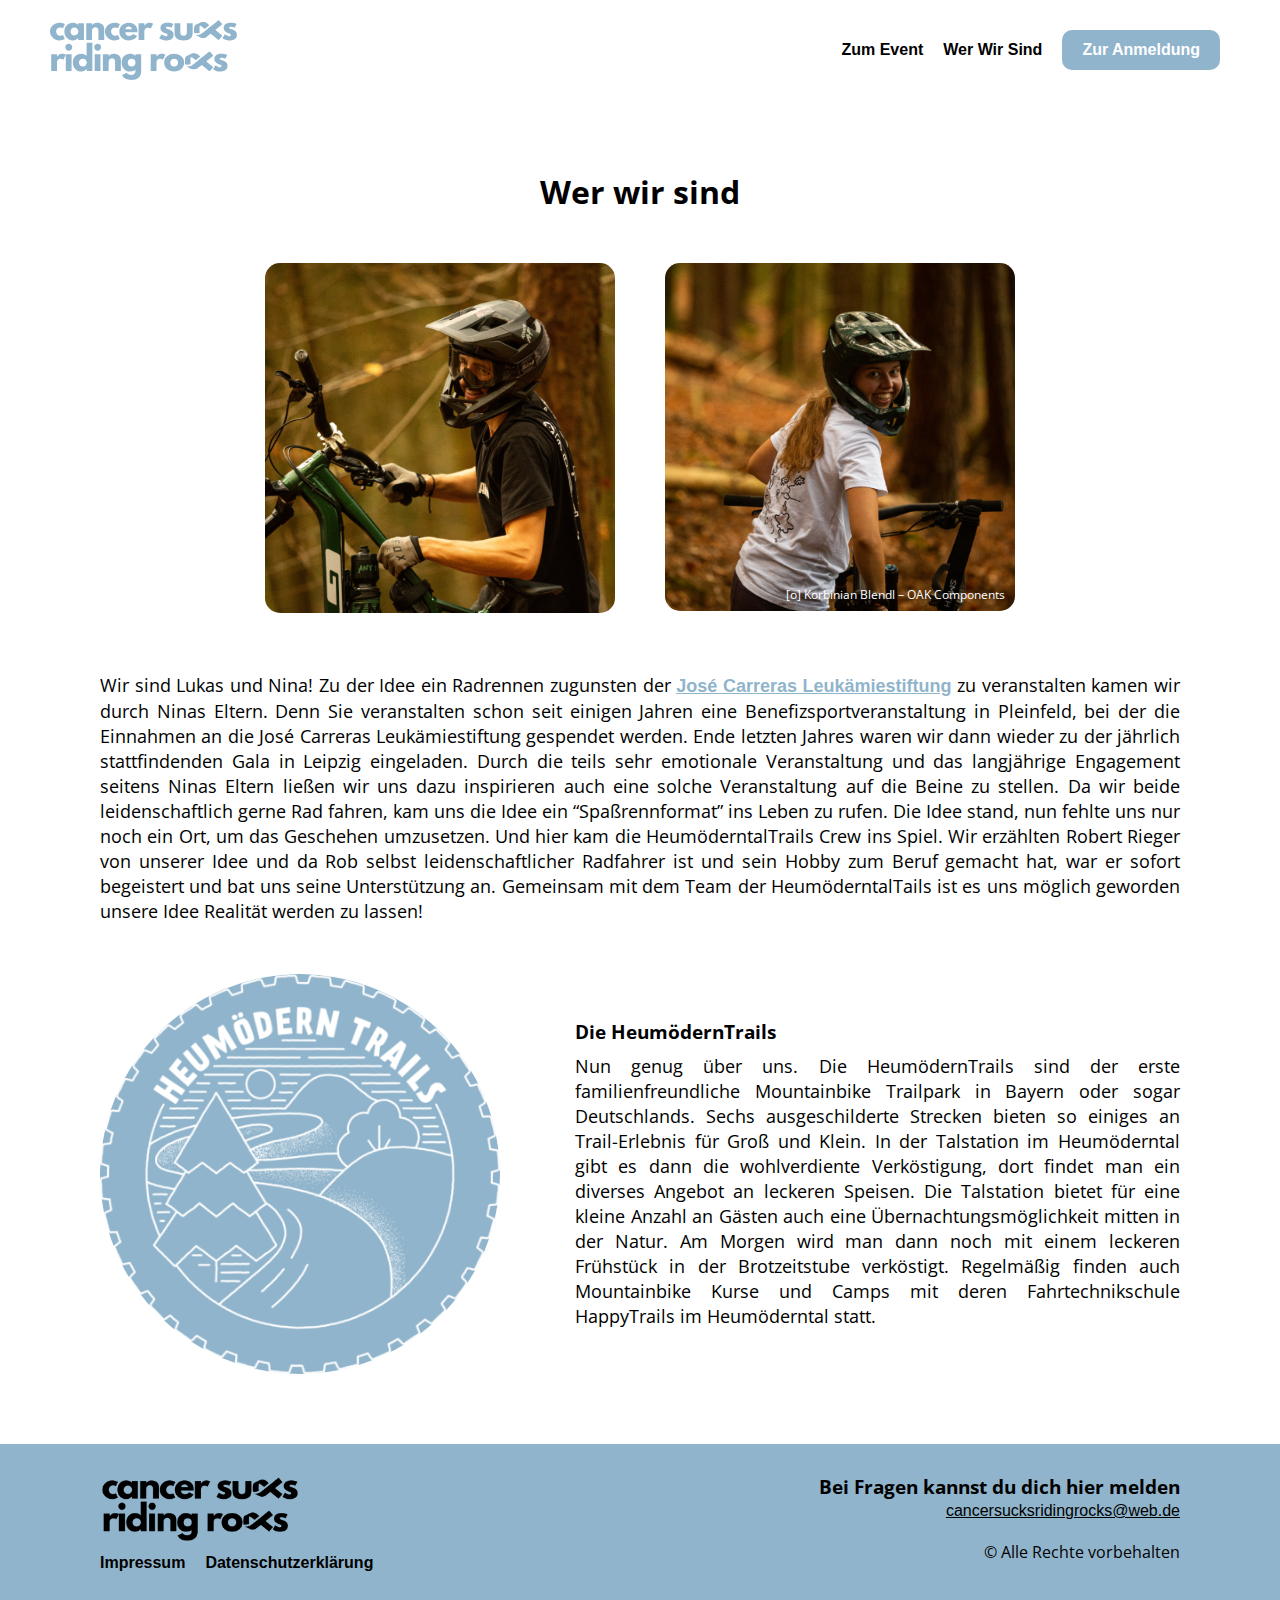
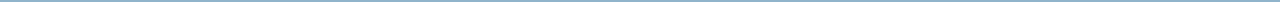
<file: views/about.html>
<!DOCTYPE html>
<html lang="de">
<head>
    <meta charset="UTF-8">
    <meta http-equiv="X-UA-Compatible" content="IE=edge">
    <meta name="viewport" content="width=device-width, initial-scale=1.0">
    <title>Cancer Sucks Riding Rocks</title>
    <link rel="stylesheet" href="../public/main.css">
</head>
<body>
    <header>
        <nav class="navbar">
            <div class="logo">
                <a href="/views/index.html">
                    <img src="../public/assets/Logo.svg" alt="LOGO" height="60"></div>
                </a>
            <div class="push-left">
                <button id="menu-toggler" data-class="menu-active" class="hamburger">
                    <span class="hamburger-line hamburger-line-top"></span>
                    <span class="hamburger-line hamburger-line-middle"></span>
                    <span class="hamburger-line hamburger-line-bottom"></span>
                </button>

                <ul id="primary-menu" class="menu nav-menu">
                    <li class="menu-item current-menu-item"><a class="nav__link"  href="/views/index.html#event">Zum Event</a></li>
                    <li class="menu-item"><a class="nav__link"  href="/views/about.html">Wer Wir Sind</a></li>
                    <li class="menu-item contact"><a class="nav__link" target="_blank" href="https://forms.gle/KFm6oG1dG6w49Yee6">Zur Anmeldung</a></li>
                </ul>
            </div>
        </nav>
    </header>

    <main>
        <section name="wer-wir-sind">
            <div class="container wir">
                <div class="wer-wir-sind-wrapper">
                    <h1 class="heading">
                        Wer wir sind
                    </h1>
                    <!-- <p class="subtitle">Ein Radrennen in Zusammenarbeit mit HeumöderntalTrails Crew ein Benefiz-Radrennen zugunsten der José Carreras Leukämiestiftung</p> -->
                    
                    <div class="vorstellungs-bilder">
                        <img src="../public/assets/Lukas_Werwirsind.png">
                        <img src="../public/assets/Nina_Werwirsind.png">
                        <div class="photograf">[o] Korbinian Blendl – OAK Components</div>
                    </div>
                    <h2 class="mobile-show">Wer wir sind</h2>
                    <p class="infotext">
                        Wir sind Lukas und Nina! Zu der Idee ein Radrennen zugunsten der <a style="color: #90B4CB; font-weight: 700;" target="_blank" href="https://www.carreras-stiftung.de">José Carreras Leukämiestiftung</a> zu veranstalten kamen wir durch Ninas Eltern. Denn Sie veranstalten schon seit einigen Jahren eine Benefizsportveranstaltung in Pleinfeld, bei der die Einnahmen an die José Carreras Leukämiestiftung gespendet werden. Ende letzten Jahres waren wir dann wieder zu der jährlich stattfindenden Gala in Leipzig eingeladen. Durch die teils sehr emotionale Veranstaltung und das langjährige Engagement seitens Ninas Eltern ließen wir uns dazu inspirieren auch eine solche Veranstaltung auf die Beine zu stellen. Da wir beide leidenschaftlich gerne Rad fahren, kam uns die Idee ein “Spaßrennformat” ins Leben zu rufen. Die Idee stand, nun fehlte uns nur noch ein Ort, um das Geschehen umzusetzen. Und hier kam die HeumöderntalTrails Crew ins Spiel. Wir erzählten Robert Rieger von unserer Idee und da Rob selbst leidenschaftlicher Radfahrer ist und sein Hobby zum Beruf gemacht hat, war er sofort begeistert und bat uns seine Unterstützung an. Gemeinsam mit dem Team der HeumöderntalTails ist es uns möglich geworden unsere Idee Realität werden zu lassen!
                    </p>
                    

                    <div class="heumoederntrails">
                        <img src="../public/assets/heumoederntrails.png">
                        <div class="info-text">
                            <h3>Die HeumödernTrails</h3>
                            <p>Nun genug über uns. Die HeumödernTrails sind der erste familienfreundliche Mountainbike Trailpark in Bayern oder sogar Deutschlands. Sechs ausgeschilderte Strecken bieten so einiges an Trail-Erlebnis für Groß und Klein. In der Talstation im Heumöderntal gibt es dann die wohlverdiente Verköstigung, dort findet man ein diverses Angebot an leckeren Speisen. Die Talstation bietet für eine kleine Anzahl an Gästen auch eine Übernachtungsmöglichkeit mitten in der Natur. Am Morgen wird man dann noch mit einem leckeren Frühstück in der Brotzeitstube verköstigt. Regelmäßig finden auch Mountainbike Kurse und Camps mit deren Fahrtechnikschule HappyTrails im Heumöderntal statt.</p>
                        </div>
                    </div>
                </div>
            </div>
        </section>
    </main>

    <footer>
        <div class="container">
            <div class="left-side">
                <div class="logo">
                    <img src="../public/assets/logo.png" alt="logo">
                </div>
                <div class="privacy-policy">
                    <a href="https://ridetime.de/impressum/">Impressum</a>
                    <a href="/views/datenschutz.html">Datenschutzerklärung</a>
                </div>
            </div>
            <div class="right-side">
                <div class="email">
                    <h3>Bei Fragen kannst du dich hier melden</h3>
                    <a href="mailto:cancersucksridingrocks@web.de">cancersucksridingrocks@web.de</a>
                    <p>© Alle Rechte vorbehalten</p>
                </div>
            </div>
        </div>
    </footer>
</body>
<script src="../public/main.js"></script>
</html>
</file>
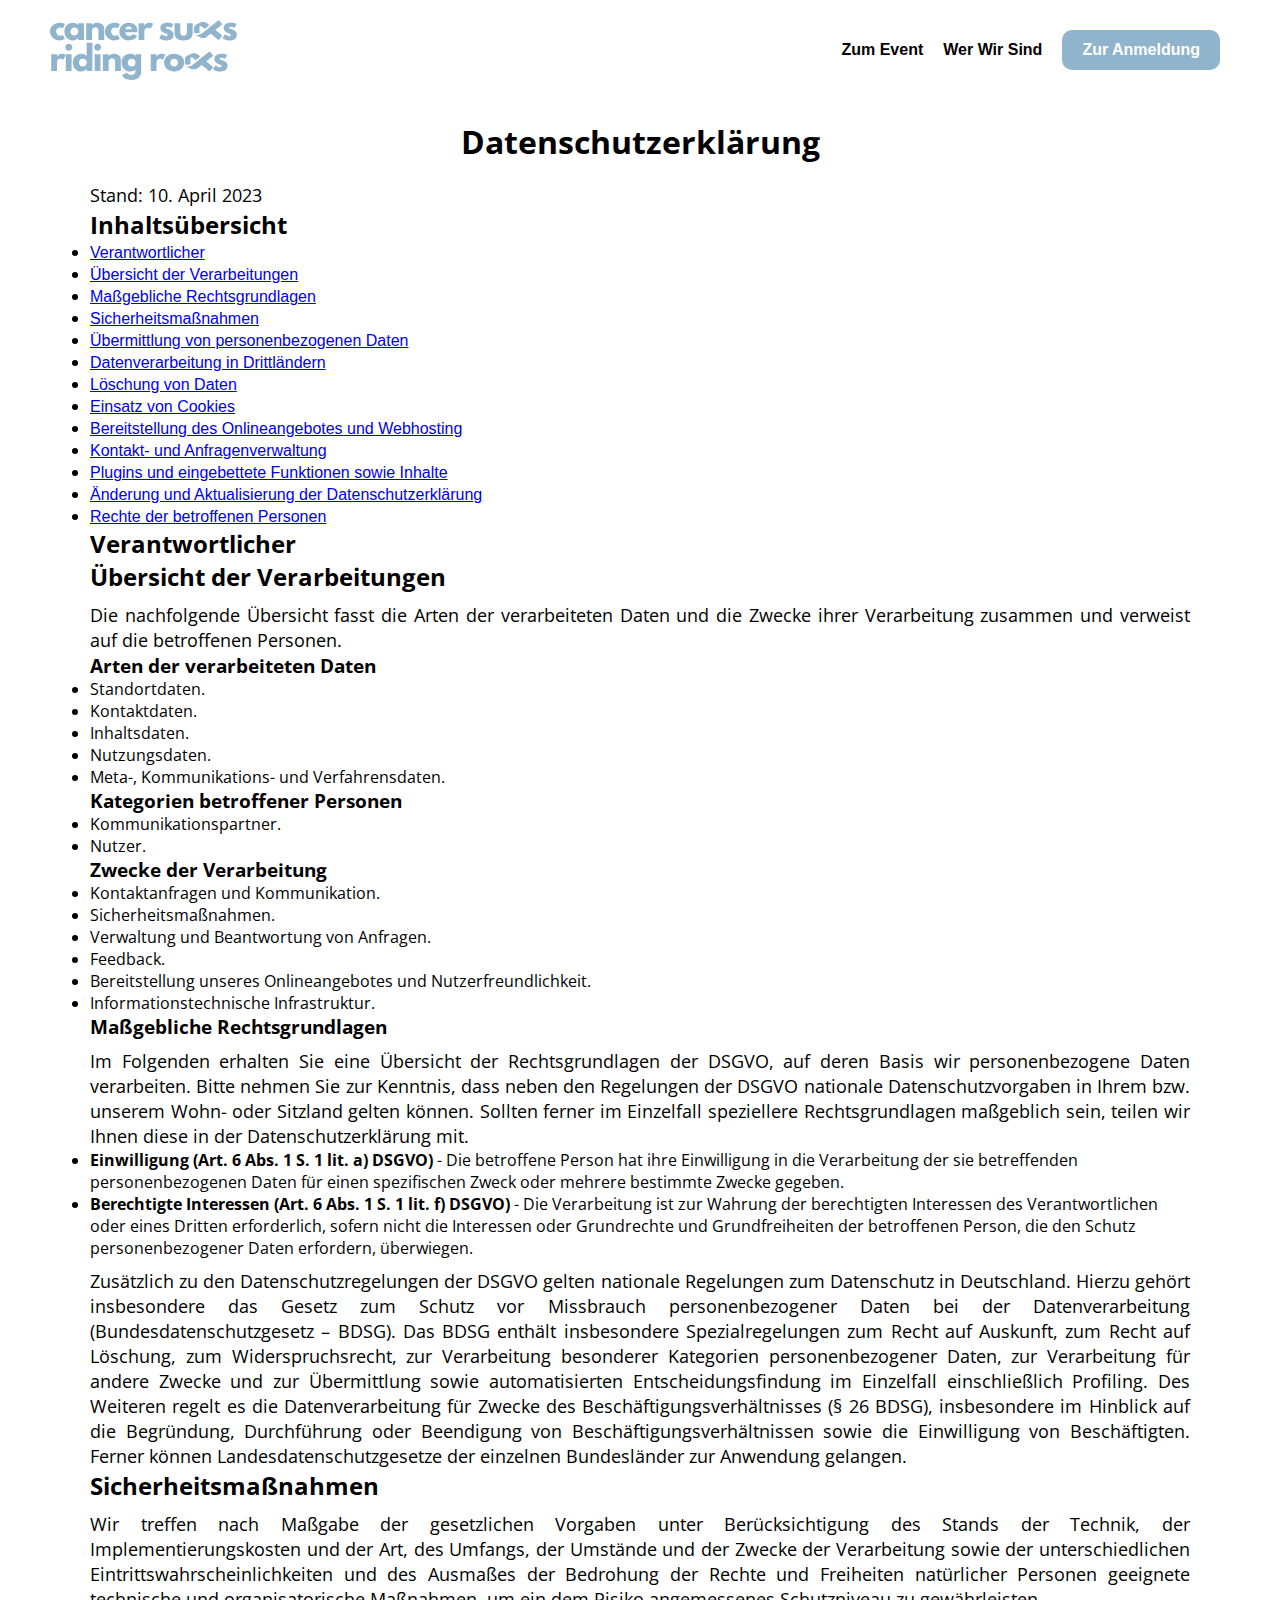
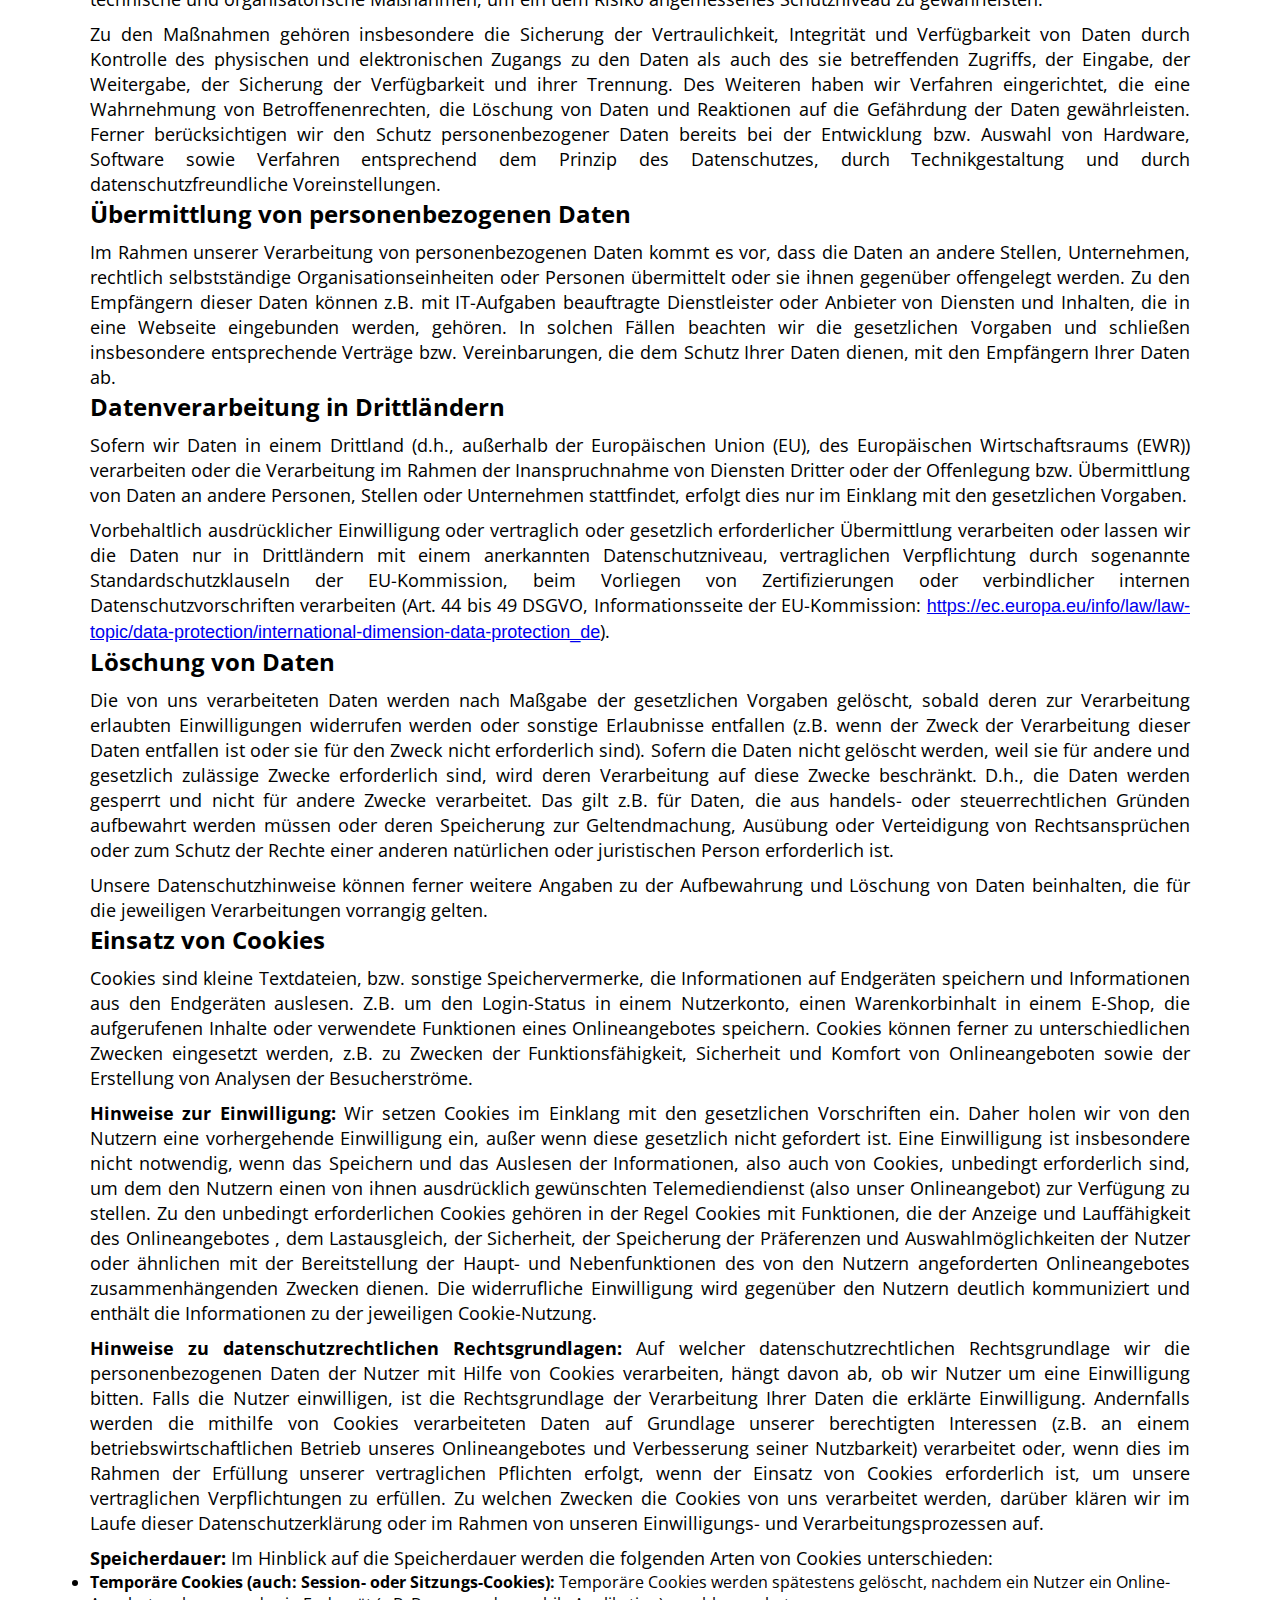
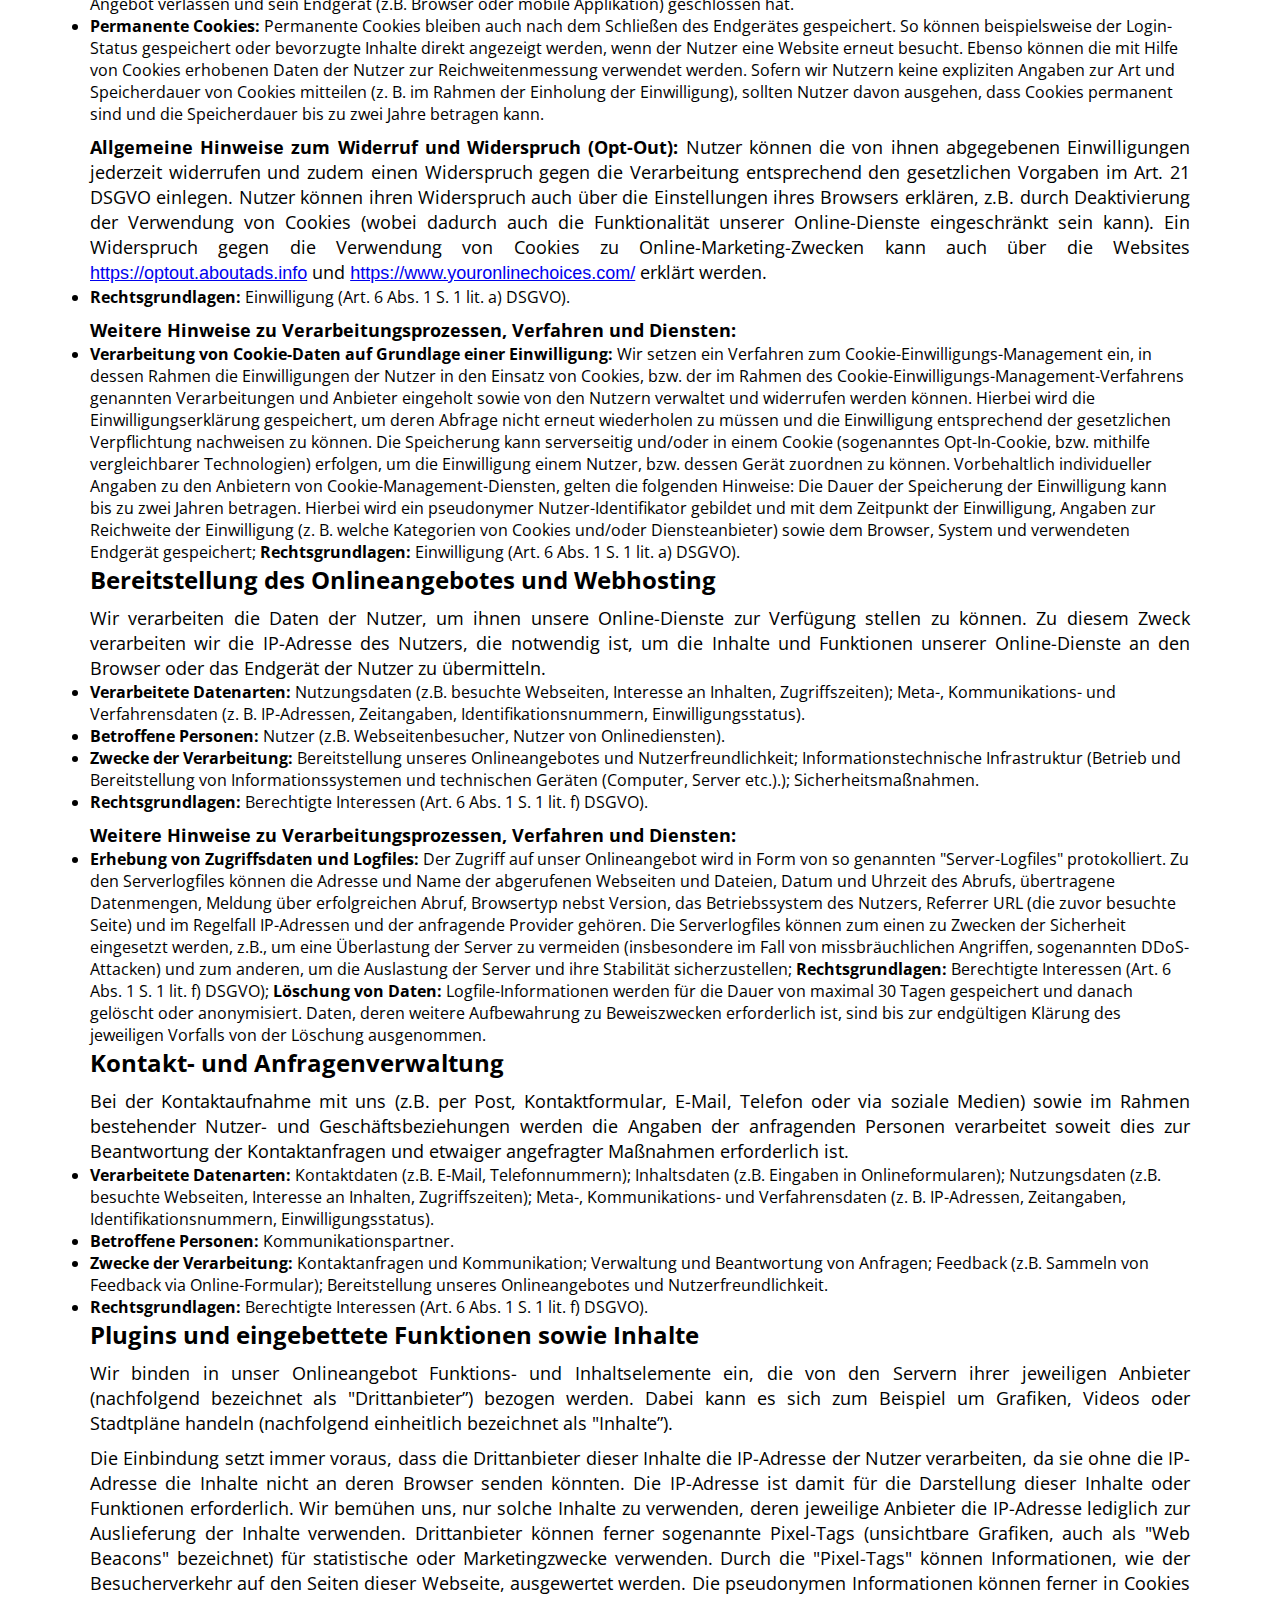
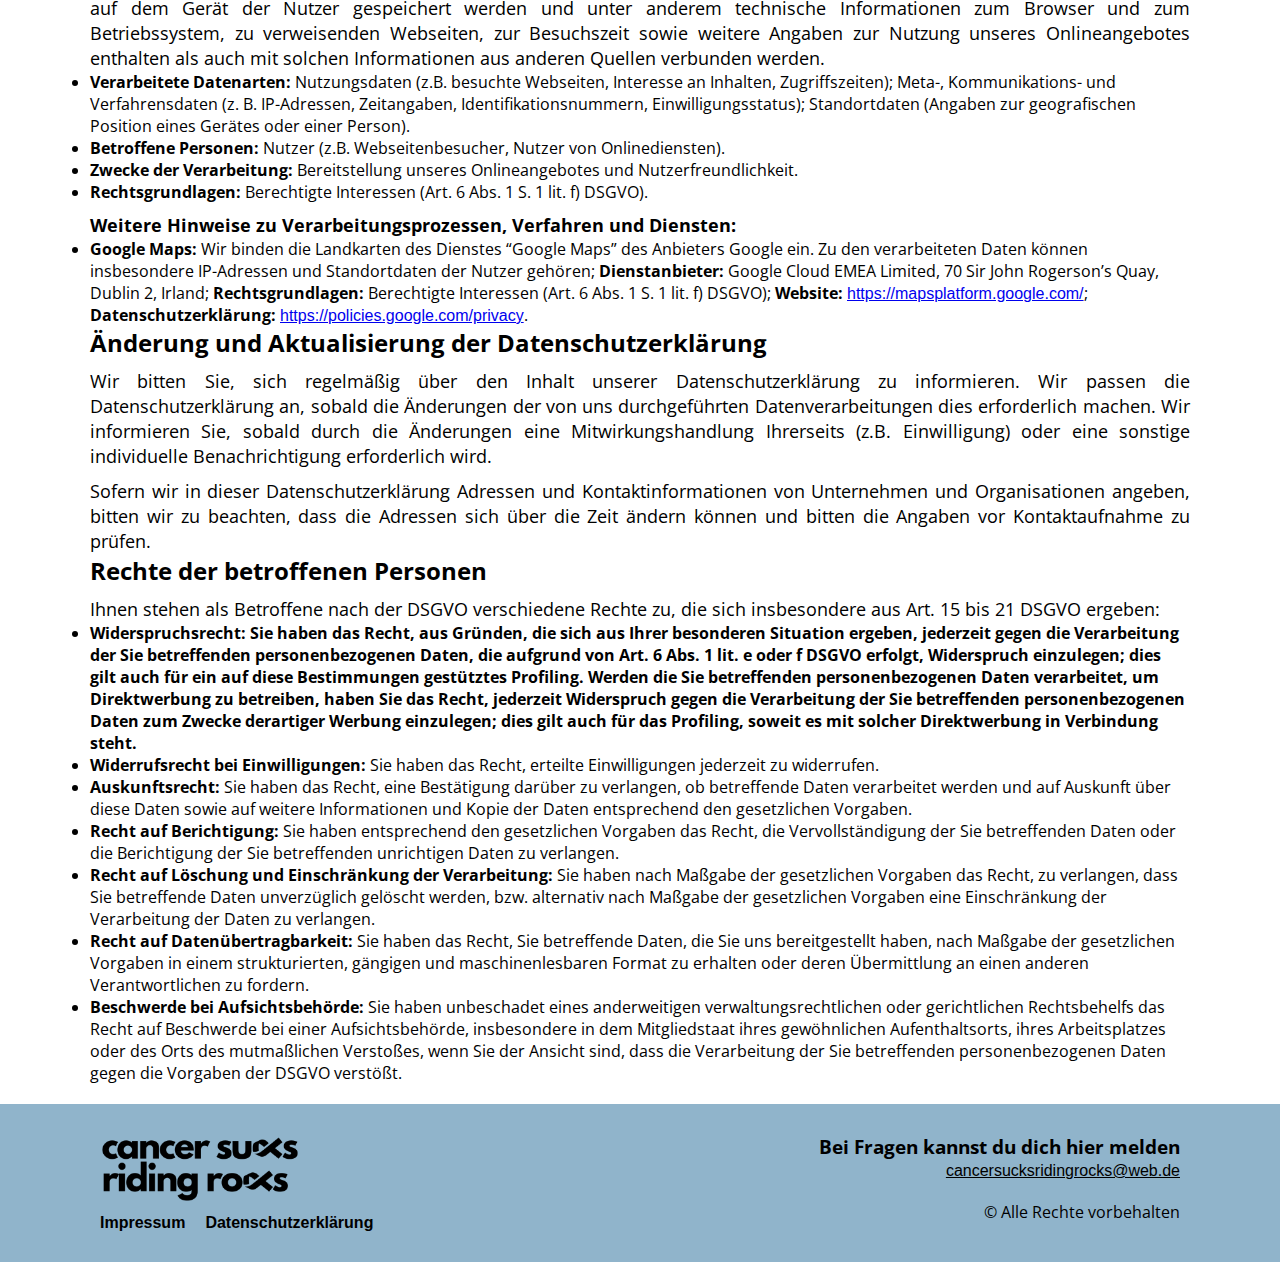
<file: views/datenschutz.html>
<!DOCTYPE html>
<html lang="de">
<head>
    <meta charset="UTF-8">
    <meta http-equiv="X-UA-Compatible" content="IE=edge">
    <meta name="viewport" content="width=device-width, initial-scale=1.0">
    <title>Cancer Sucks Riding Rocks</title>
    <link rel="stylesheet" href="../public/main.css">
</head>
<body>
  <header>
    <nav class="navbar">
        <div class="logo">
            <a href="/views/index.html">
                <img src="../public/assets/Logo.svg" alt="LOGO" height="60"></div>
            </a>
        <div class="push-left">
            <button id="menu-toggler" data-class="menu-active" class="hamburger">
                <span class="hamburger-line hamburger-line-top"></span>
                <span class="hamburger-line hamburger-line-middle"></span>
                <span class="hamburger-line hamburger-line-bottom"></span>
            </button>

            <ul id="primary-menu" class="menu nav-menu">
                <li class="menu-item current-menu-item"><a class="nav__link"  href="/views/index.html#event">Zum Event</a></li>
                <li class="menu-item"><a class="nav__link"  href="/views/about.html">Wer Wir Sind</a></li>
                <li class="menu-item contact"><a class="nav__link" target="_blank" href="https://forms.gle/KFm6oG1dG6w49Yee6">Zur Anmeldung</a></li>
            </ul>
        </div>
    </nav>
  </header>

<main>
<section name="datenschutz">
  <div class="container">
    <h1>Datenschutzerklärung</h1>
    <p>Stand: 10. April 2023</p>
    <h2>Inhaltsübersicht</h2>
    <ul class="index">
      <li><a class="index-link" href="#m3">Verantwortlicher</a></li>
      <li>
        <a class="index-link" href="#mOverview">Übersicht der Verarbeitungen</a>
      </li>
      <li>
        <a class="index-link" href="#m13">Maßgebliche Rechtsgrundlagen</a>
      </li>
      <li><a class="index-link" href="#m27">Sicherheitsmaßnahmen</a></li>
      <li>
        <a class="index-link" href="#m25"
          >Übermittlung von personenbezogenen Daten</a
        >
      </li>
      <li>
        <a class="index-link" href="#m24">Datenverarbeitung in Drittländern</a>
      </li>
      <li><a class="index-link" href="#m12">Löschung von Daten</a></li>
      <li><a class="index-link" href="#m134">Einsatz von Cookies</a></li>
      <li>
        <a class="index-link" href="#m225"
          >Bereitstellung des Onlineangebotes und Webhosting</a
        >
      </li>
      <li>
        <a class="index-link" href="#m182">Kontakt- und Anfragenverwaltung</a>
      </li>
      <li>
        <a class="index-link" href="#m328"
          >Plugins und eingebettete Funktionen sowie Inhalte</a
        >
      </li>
      <li>
        <a class="index-link" href="#m15"
          >Änderung und Aktualisierung der Datenschutzerklärung</a
        >
      </li>
      <li>
        <a class="index-link" href="#m10">Rechte der betroffenen Personen</a>
      </li>
    </ul>
    <h2 id="m3">Verantwortlicher</h2>
    <h2 id="mOverview">Übersicht der Verarbeitungen</h2>
    <p>
      Die nachfolgende Übersicht fasst die Arten der verarbeiteten Daten und die
      Zwecke ihrer Verarbeitung zusammen und verweist auf die betroffenen
      Personen.
    </p>
    <h3>Arten der verarbeiteten Daten</h3>
    <ul>
      <li>Standortdaten.</li>
      <li>Kontaktdaten.</li>
      <li>Inhaltsdaten.</li>
      <li>Nutzungsdaten.</li>
      <li>Meta-, Kommunikations- und Verfahrensdaten.</li>
    </ul>
    <h3>Kategorien betroffener Personen</h3>
    <ul>
      <li>Kommunikationspartner.</li>
      <li>Nutzer.</li>
    </ul>
    <h3>Zwecke der Verarbeitung</h3>
    <ul>
      <li>Kontaktanfragen und Kommunikation.</li>
      <li>Sicherheitsmaßnahmen.</li>
      <li>Verwaltung und Beantwortung von Anfragen.</li>
      <li>Feedback.</li>
      <li>Bereitstellung unseres Onlineangebotes und Nutzerfreundlichkeit.</li>
      <li>Informationstechnische Infrastruktur.</li>
    </ul>
    <h3 id="m13">Maßgebliche Rechtsgrundlagen</h3>
    <p>
      Im Folgenden erhalten Sie eine Übersicht der Rechtsgrundlagen der DSGVO,
      auf deren Basis wir personenbezogene Daten verarbeiten. Bitte nehmen Sie
      zur Kenntnis, dass neben den Regelungen der DSGVO nationale
      Datenschutzvorgaben in Ihrem bzw. unserem Wohn- oder Sitzland gelten
      können. Sollten ferner im Einzelfall speziellere Rechtsgrundlagen
      maßgeblich sein, teilen wir Ihnen diese in der Datenschutzerklärung mit.
    </p>
    <ul>
      <li>
        <strong>Einwilligung (Art. 6 Abs. 1 S. 1 lit. a) DSGVO)</strong> - Die
        betroffene Person hat ihre Einwilligung in die Verarbeitung der sie
        betreffenden personenbezogenen Daten für einen spezifischen Zweck oder
        mehrere bestimmte Zwecke gegeben.
      </li>
      <li>
        <strong
          >Berechtigte Interessen (Art. 6 Abs. 1 S. 1 lit. f) DSGVO)</strong
        >
        - Die Verarbeitung ist zur Wahrung der berechtigten Interessen des
        Verantwortlichen oder eines Dritten erforderlich, sofern nicht die
        Interessen oder Grundrechte und Grundfreiheiten der betroffenen Person,
        die den Schutz personenbezogener Daten erfordern, überwiegen.
      </li>
    </ul>
    <p>
      Zusätzlich zu den Datenschutzregelungen der DSGVO gelten nationale
      Regelungen zum Datenschutz in Deutschland. Hierzu gehört insbesondere das
      Gesetz zum Schutz vor Missbrauch personenbezogener Daten bei der
      Datenverarbeitung (Bundesdatenschutzgesetz – BDSG). Das BDSG enthält
      insbesondere Spezialregelungen zum Recht auf Auskunft, zum Recht auf
      Löschung, zum Widerspruchsrecht, zur Verarbeitung besonderer Kategorien
      personenbezogener Daten, zur Verarbeitung für andere Zwecke und zur
      Übermittlung sowie automatisierten Entscheidungsfindung im Einzelfall
      einschließlich Profiling. Des Weiteren regelt es die Datenverarbeitung für
      Zwecke des Beschäftigungsverhältnisses (§ 26 BDSG), insbesondere im
      Hinblick auf die Begründung, Durchführung oder Beendigung von
      Beschäftigungsverhältnissen sowie die Einwilligung von Beschäftigten.
      Ferner können Landesdatenschutzgesetze der einzelnen Bundesländer zur
      Anwendung gelangen.
    </p>
    <h2 id="m27">Sicherheitsmaßnahmen</h2>
    <p>
      Wir treffen nach Maßgabe der gesetzlichen Vorgaben unter Berücksichtigung
      des Stands der Technik, der Implementierungskosten und der Art, des
      Umfangs, der Umstände und der Zwecke der Verarbeitung sowie der
      unterschiedlichen Eintrittswahrscheinlichkeiten und des Ausmaßes der
      Bedrohung der Rechte und Freiheiten natürlicher Personen geeignete
      technische und organisatorische Maßnahmen, um ein dem Risiko angemessenes
      Schutzniveau zu gewährleisten.
    </p>
    <p>
      Zu den Maßnahmen gehören insbesondere die Sicherung der Vertraulichkeit,
      Integrität und Verfügbarkeit von Daten durch Kontrolle des physischen und
      elektronischen Zugangs zu den Daten als auch des sie betreffenden
      Zugriffs, der Eingabe, der Weitergabe, der Sicherung der Verfügbarkeit und
      ihrer Trennung. Des Weiteren haben wir Verfahren eingerichtet, die eine
      Wahrnehmung von Betroffenenrechten, die Löschung von Daten und Reaktionen
      auf die Gefährdung der Daten gewährleisten. Ferner berücksichtigen wir den
      Schutz personenbezogener Daten bereits bei der Entwicklung bzw. Auswahl
      von Hardware, Software sowie Verfahren entsprechend dem Prinzip des
      Datenschutzes, durch Technikgestaltung und durch datenschutzfreundliche
      Voreinstellungen.
    </p>
    <h2 id="m25">Übermittlung von personenbezogenen Daten</h2>
    <p>
      Im Rahmen unserer Verarbeitung von personenbezogenen Daten kommt es vor,
      dass die Daten an andere Stellen, Unternehmen, rechtlich selbstständige
      Organisationseinheiten oder Personen übermittelt oder sie ihnen gegenüber
      offengelegt werden. Zu den Empfängern dieser Daten können z.B. mit
      IT-Aufgaben beauftragte Dienstleister oder Anbieter von Diensten und
      Inhalten, die in eine Webseite eingebunden werden, gehören. In solchen
      Fällen beachten wir die gesetzlichen Vorgaben und schließen insbesondere
      entsprechende Verträge bzw. Vereinbarungen, die dem Schutz Ihrer Daten
      dienen, mit den Empfängern Ihrer Daten ab.
    </p>
    <h2 id="m24">Datenverarbeitung in Drittländern</h2>
    <p>
      Sofern wir Daten in einem Drittland (d.h., außerhalb der Europäischen
      Union (EU), des Europäischen Wirtschaftsraums (EWR)) verarbeiten oder die
      Verarbeitung im Rahmen der Inanspruchnahme von Diensten Dritter oder der
      Offenlegung bzw. Übermittlung von Daten an andere Personen, Stellen oder
      Unternehmen stattfindet, erfolgt dies nur im Einklang mit den gesetzlichen
      Vorgaben.
    </p>
    <p>
      Vorbehaltlich ausdrücklicher Einwilligung oder vertraglich oder gesetzlich
      erforderlicher Übermittlung verarbeiten oder lassen wir die Daten nur in
      Drittländern mit einem anerkannten Datenschutzniveau, vertraglichen
      Verpflichtung durch sogenannte Standardschutzklauseln der EU-Kommission,
      beim Vorliegen von Zertifizierungen oder verbindlicher internen
      Datenschutzvorschriften verarbeiten (Art. 44 bis 49 DSGVO,
      Informationsseite der EU-Kommission:
      <a
        href="https://ec.europa.eu/info/law/law-topic/data-protection/international-dimension-data-protection_de"
        target="_blank"
        >https://ec.europa.eu/info/law/law-topic/data-protection/international-dimension-data-protection_de</a
      >).
    </p>
    <h2 id="m12">Löschung von Daten</h2>
    <p>
      Die von uns verarbeiteten Daten werden nach Maßgabe der gesetzlichen
      Vorgaben gelöscht, sobald deren zur Verarbeitung erlaubten Einwilligungen
      widerrufen werden oder sonstige Erlaubnisse entfallen (z.B. wenn der Zweck
      der Verarbeitung dieser Daten entfallen ist oder sie für den Zweck nicht
      erforderlich sind). Sofern die Daten nicht gelöscht werden, weil sie für
      andere und gesetzlich zulässige Zwecke erforderlich sind, wird deren
      Verarbeitung auf diese Zwecke beschränkt. D.h., die Daten werden gesperrt
      und nicht für andere Zwecke verarbeitet. Das gilt z.B. für Daten, die aus
      handels- oder steuerrechtlichen Gründen aufbewahrt werden müssen oder
      deren Speicherung zur Geltendmachung, Ausübung oder Verteidigung von
      Rechtsansprüchen oder zum Schutz der Rechte einer anderen natürlichen oder
      juristischen Person erforderlich ist.
    </p>
    <p>
      Unsere Datenschutzhinweise können ferner weitere Angaben zu der
      Aufbewahrung und Löschung von Daten beinhalten, die für die jeweiligen
      Verarbeitungen vorrangig gelten.
    </p>
    <h2 id="m134">Einsatz von Cookies</h2>
    <p>
      Cookies sind kleine Textdateien, bzw. sonstige Speichervermerke, die
      Informationen auf Endgeräten speichern und Informationen aus den
      Endgeräten auslesen. Z.B. um den Login-Status in einem Nutzerkonto, einen
      Warenkorbinhalt in einem E-Shop, die aufgerufenen Inhalte oder verwendete
      Funktionen eines Onlineangebotes speichern. Cookies können ferner zu
      unterschiedlichen Zwecken eingesetzt werden, z.B. zu Zwecken der
      Funktionsfähigkeit, Sicherheit und Komfort von Onlineangeboten sowie der
      Erstellung von Analysen der Besucherströme.
    </p>
    <p>
      <strong>Hinweise zur Einwilligung: </strong>Wir setzen Cookies im Einklang
      mit den gesetzlichen Vorschriften ein. Daher holen wir von den Nutzern
      eine vorhergehende Einwilligung ein, außer wenn diese gesetzlich nicht
      gefordert ist. Eine Einwilligung ist insbesondere nicht notwendig, wenn
      das Speichern und das Auslesen der Informationen, also auch von Cookies,
      unbedingt erforderlich sind, um dem den Nutzern einen von ihnen
      ausdrücklich gewünschten Telemediendienst (also unser Onlineangebot) zur
      Verfügung zu stellen. Zu den unbedingt erforderlichen Cookies gehören in
      der Regel Cookies mit Funktionen, die der Anzeige und Lauffähigkeit des
      Onlineangebotes , dem Lastausgleich, der Sicherheit, der Speicherung der
      Präferenzen und Auswahlmöglichkeiten der Nutzer oder ähnlichen mit der
      Bereitstellung der Haupt- und Nebenfunktionen des von den Nutzern
      angeforderten Onlineangebotes zusammenhängenden Zwecken dienen. Die
      widerrufliche Einwilligung wird gegenüber den Nutzern deutlich
      kommuniziert und enthält die Informationen zu der jeweiligen
      Cookie-Nutzung.
    </p>
    <p>
      <strong>Hinweise zu datenschutzrechtlichen Rechtsgrundlagen: </strong>Auf
      welcher datenschutzrechtlichen Rechtsgrundlage wir die personenbezogenen
      Daten der Nutzer mit Hilfe von Cookies verarbeiten, hängt davon ab, ob wir
      Nutzer um eine Einwilligung bitten. Falls die Nutzer einwilligen, ist die
      Rechtsgrundlage der Verarbeitung Ihrer Daten die erklärte Einwilligung.
      Andernfalls werden die mithilfe von Cookies verarbeiteten Daten auf
      Grundlage unserer berechtigten Interessen (z.B. an einem
      betriebswirtschaftlichen Betrieb unseres Onlineangebotes und Verbesserung
      seiner Nutzbarkeit) verarbeitet oder, wenn dies im Rahmen der Erfüllung
      unserer vertraglichen Pflichten erfolgt, wenn der Einsatz von Cookies
      erforderlich ist, um unsere vertraglichen Verpflichtungen zu erfüllen. Zu
      welchen Zwecken die Cookies von uns verarbeitet werden, darüber klären wir
      im Laufe dieser Datenschutzerklärung oder im Rahmen von unseren
      Einwilligungs- und Verarbeitungsprozessen auf.
    </p>
    <p>
      <strong>Speicherdauer: </strong>Im Hinblick auf die Speicherdauer werden
      die folgenden Arten von Cookies unterschieden:
    </p>
    <ul>
      <li>
        <strong
          >Temporäre Cookies (auch: Session- oder Sitzungs-Cookies):</strong
        > Temporäre Cookies werden spätestens gelöscht, nachdem ein Nutzer ein
        Online-Angebot verlassen und sein Endgerät (z.B. Browser oder mobile
        Applikation) geschlossen hat.
      </li>
      <li>
        <strong>Permanente Cookies:</strong> Permanente Cookies bleiben auch
        nach dem Schließen des Endgerätes gespeichert. So können beispielsweise
        der Login-Status gespeichert oder bevorzugte Inhalte direkt angezeigt
        werden, wenn der Nutzer eine Website erneut besucht. Ebenso können die
        mit Hilfe von Cookies erhobenen Daten der Nutzer zur Reichweitenmessung
        verwendet werden. Sofern wir Nutzern keine expliziten Angaben zur Art
        und Speicherdauer von Cookies mitteilen (z. B. im Rahmen der Einholung
        der Einwilligung), sollten Nutzer davon ausgehen, dass Cookies permanent
        sind und die Speicherdauer bis zu zwei Jahre betragen kann.
      </li>
    </ul>
    <p>
      <strong
        >Allgemeine Hinweise zum Widerruf und Widerspruch (Opt-Out): </strong
      >Nutzer können die von ihnen abgegebenen Einwilligungen jederzeit
      widerrufen und zudem einen Widerspruch gegen die Verarbeitung
      entsprechend den gesetzlichen Vorgaben im Art. 21 DSGVO einlegen. Nutzer
      können ihren Widerspruch auch über die Einstellungen ihres Browsers
      erklären, z.B. durch Deaktivierung der Verwendung von Cookies (wobei
      dadurch auch die Funktionalität unserer Online-Dienste eingeschränkt sein
      kann). Ein Widerspruch gegen die Verwendung von Cookies zu
      Online-Marketing-Zwecken kann auch über die Websites
      <a href="https://optout.aboutads.info" target="_blank"
        >https://optout.aboutads.info</a
      >
      und
      <a href="https://www.youronlinechoices.com/" target="_blank"
        >https://www.youronlinechoices.com/</a
      >
      erklärt werden.
    </p>
    <ul class="m-elements">
      <li>
        <strong>Rechtsgrundlagen:</strong> Einwilligung (Art. 6 Abs. 1 S. 1 lit.
        a) DSGVO).
      </li>
    </ul>
    <p>
      <strong
        >Weitere Hinweise zu Verarbeitungsprozessen, Verfahren und
        Diensten:</strong
      >
    </p>
    <ul class="m-elements">
      <li>
        <strong
          >Verarbeitung von Cookie-Daten auf Grundlage einer Einwilligung: </strong
        >Wir setzen ein Verfahren zum Cookie-Einwilligungs-Management ein, in
        dessen Rahmen die Einwilligungen der Nutzer in den Einsatz von Cookies,
        bzw. der im Rahmen des Cookie-Einwilligungs-Management-Verfahrens
        genannten Verarbeitungen und Anbieter eingeholt sowie von den Nutzern
        verwaltet und widerrufen werden können. Hierbei wird die
        Einwilligungserklärung gespeichert, um deren Abfrage nicht erneut
        wiederholen zu müssen und die Einwilligung entsprechend der gesetzlichen
        Verpflichtung nachweisen zu können. Die Speicherung kann serverseitig
        und/oder in einem Cookie (sogenanntes Opt-In-Cookie, bzw. mithilfe
        vergleichbarer Technologien) erfolgen, um die Einwilligung einem Nutzer,
        bzw. dessen Gerät zuordnen zu können. Vorbehaltlich individueller
        Angaben zu den Anbietern von Cookie-Management-Diensten, gelten die
        folgenden Hinweise: Die Dauer der Speicherung der Einwilligung kann bis
        zu zwei Jahren betragen. Hierbei wird ein pseudonymer
        Nutzer-Identifikator gebildet und mit dem Zeitpunkt der Einwilligung,
        Angaben zur Reichweite der Einwilligung (z. B. welche Kategorien von
        Cookies und/oder Diensteanbieter) sowie dem Browser, System und
        verwendeten Endgerät gespeichert;
        <strong>Rechtsgrundlagen:</strong> Einwilligung (Art. 6 Abs. 1 S. 1 lit.
        a) DSGVO).
      </li>
    </ul>
    <h2 id="m225">Bereitstellung des Onlineangebotes und Webhosting</h2>
    <p>
      Wir verarbeiten die Daten der Nutzer, um ihnen unsere Online-Dienste zur
      Verfügung stellen zu können. Zu diesem Zweck verarbeiten wir die
      IP-Adresse des Nutzers, die notwendig ist, um die Inhalte und Funktionen
      unserer Online-Dienste an den Browser oder das Endgerät der Nutzer zu
      übermitteln.
    </p>
    <ul class="m-elements">
      <li>
        <strong>Verarbeitete Datenarten:</strong> Nutzungsdaten (z.B. besuchte
        Webseiten, Interesse an Inhalten, Zugriffszeiten); Meta-,
        Kommunikations- und Verfahrensdaten (z. B. IP-Adressen, Zeitangaben,
        Identifikationsnummern, Einwilligungsstatus).
      </li>
      <li>
        <strong>Betroffene Personen:</strong> Nutzer (z.B. Webseitenbesucher,
        Nutzer von Onlinediensten).
      </li>
      <li>
        <strong>Zwecke der Verarbeitung:</strong> Bereitstellung unseres
        Onlineangebotes und Nutzerfreundlichkeit; Informationstechnische
        Infrastruktur (Betrieb und Bereitstellung von Informationssystemen und
        technischen Geräten (Computer, Server etc.).); Sicherheitsmaßnahmen.
      </li>
      <li>
        <strong>Rechtsgrundlagen:</strong> Berechtigte Interessen (Art. 6 Abs. 1
        S. 1 lit. f) DSGVO).
      </li>
    </ul>
    <p>
      <strong
        >Weitere Hinweise zu Verarbeitungsprozessen, Verfahren und
        Diensten:</strong
      >
    </p>
    <ul class="m-elements">
      <li>
        <strong>Erhebung von Zugriffsdaten und Logfiles: </strong>Der Zugriff
        auf unser Onlineangebot wird in Form von so genannten "Server-Logfiles"
        protokolliert. Zu den Serverlogfiles können die Adresse und Name der
        abgerufenen Webseiten und Dateien, Datum und Uhrzeit des Abrufs,
        übertragene Datenmengen, Meldung über erfolgreichen Abruf, Browsertyp
        nebst Version, das Betriebssystem des Nutzers, Referrer URL (die zuvor
        besuchte Seite) und im Regelfall IP-Adressen und der anfragende Provider
        gehören. Die Serverlogfiles können zum einen zu Zwecken der Sicherheit
        eingesetzt werden, z.B., um eine Überlastung der Server zu vermeiden
        (insbesondere im Fall von missbräuchlichen Angriffen, sogenannten
        DDoS-Attacken) und zum anderen, um die Auslastung der Server und ihre
        Stabilität sicherzustellen;
        <strong>Rechtsgrundlagen:</strong> Berechtigte Interessen (Art. 6 Abs. 1
        S. 1 lit. f) DSGVO);
        <strong>Löschung von Daten:</strong> Logfile-Informationen werden für
        die Dauer von maximal 30 Tagen gespeichert und danach gelöscht oder
        anonymisiert. Daten, deren weitere Aufbewahrung zu Beweiszwecken
        erforderlich ist, sind bis zur endgültigen Klärung des jeweiligen
        Vorfalls von der Löschung ausgenommen.
      </li>
    </ul>
    <h2 id="m182">Kontakt- und Anfragenverwaltung</h2>
    <p>
      Bei der Kontaktaufnahme mit uns (z.B. per Post, Kontaktformular, E-Mail,
      Telefon oder via soziale Medien) sowie im Rahmen bestehender Nutzer- und
      Geschäftsbeziehungen werden die Angaben der anfragenden Personen
      verarbeitet soweit dies zur Beantwortung der Kontaktanfragen und etwaiger
      angefragter Maßnahmen erforderlich ist.
    </p>
    <ul class="m-elements">
      <li>
        <strong>Verarbeitete Datenarten:</strong> Kontaktdaten (z.B. E-Mail,
        Telefonnummern); Inhaltsdaten (z.B. Eingaben in Onlineformularen);
        Nutzungsdaten (z.B. besuchte Webseiten, Interesse an Inhalten,
        Zugriffszeiten); Meta-, Kommunikations- und Verfahrensdaten (z. B.
        IP-Adressen, Zeitangaben, Identifikationsnummern, Einwilligungsstatus).
      </li>
      <li><strong>Betroffene Personen:</strong> Kommunikationspartner.</li>
      <li>
        <strong>Zwecke der Verarbeitung:</strong> Kontaktanfragen und
        Kommunikation; Verwaltung und Beantwortung von Anfragen; Feedback (z.B.
        Sammeln von Feedback via Online-Formular); Bereitstellung unseres
        Onlineangebotes und Nutzerfreundlichkeit.
      </li>
      <li>
        <strong>Rechtsgrundlagen:</strong> Berechtigte Interessen (Art. 6 Abs. 1
        S. 1 lit. f) DSGVO).
      </li>
    </ul>
    <h2 id="m328">Plugins und eingebettete Funktionen sowie Inhalte</h2>
    <p>
      Wir binden in unser Onlineangebot Funktions- und Inhaltselemente ein, die
      von den Servern ihrer jeweiligen Anbieter (nachfolgend bezeichnet als
      "Drittanbieter”) bezogen werden. Dabei kann es sich zum Beispiel um
      Grafiken, Videos oder Stadtpläne handeln (nachfolgend einheitlich
      bezeichnet als "Inhalte”).
    </p>
    <p>
      Die Einbindung setzt immer voraus, dass die Drittanbieter dieser Inhalte
      die IP-Adresse der Nutzer verarbeiten, da sie ohne die IP-Adresse die
      Inhalte nicht an deren Browser senden könnten. Die IP-Adresse ist damit
      für die Darstellung dieser Inhalte oder Funktionen erforderlich. Wir
      bemühen uns, nur solche Inhalte zu verwenden, deren jeweilige Anbieter die
      IP-Adresse lediglich zur Auslieferung der Inhalte verwenden. Drittanbieter
      können ferner sogenannte Pixel-Tags (unsichtbare Grafiken, auch als "Web
      Beacons" bezeichnet) für statistische oder Marketingzwecke verwenden.
      Durch die "Pixel-Tags" können Informationen, wie der Besucherverkehr auf
      den Seiten dieser Webseite, ausgewertet werden. Die pseudonymen
      Informationen können ferner in Cookies auf dem Gerät der Nutzer
      gespeichert werden und unter anderem technische Informationen zum Browser
      und zum Betriebssystem, zu verweisenden Webseiten, zur Besuchszeit sowie
      weitere Angaben zur Nutzung unseres Onlineangebotes enthalten als auch mit
      solchen Informationen aus anderen Quellen verbunden werden.
    </p>
    <ul class="m-elements">
      <li>
        <strong>Verarbeitete Datenarten:</strong> Nutzungsdaten (z.B. besuchte
        Webseiten, Interesse an Inhalten, Zugriffszeiten); Meta-,
        Kommunikations- und Verfahrensdaten (z. B. IP-Adressen, Zeitangaben,
        Identifikationsnummern, Einwilligungsstatus); Standortdaten (Angaben zur
        geografischen Position eines Gerätes oder einer Person).
      </li>
      <li>
        <strong>Betroffene Personen:</strong> Nutzer (z.B. Webseitenbesucher,
        Nutzer von Onlinediensten).
      </li>
      <li>
        <strong>Zwecke der Verarbeitung:</strong> Bereitstellung unseres
        Onlineangebotes und Nutzerfreundlichkeit.
      </li>
      <li>
        <strong>Rechtsgrundlagen:</strong> Berechtigte Interessen (Art. 6 Abs. 1
        S. 1 lit. f) DSGVO).
      </li>
    </ul>
    <p>
      <strong
        >Weitere Hinweise zu Verarbeitungsprozessen, Verfahren und
        Diensten:</strong
      >
    </p>
    <ul class="m-elements">
      <li>
        <strong>Google Maps: </strong>Wir binden die Landkarten des Dienstes
        “Google Maps” des Anbieters Google ein. Zu den verarbeiteten Daten
        können insbesondere IP-Adressen und Standortdaten der Nutzer gehören;
        <strong>Dienstanbieter:</strong> Google Cloud EMEA Limited, 70 Sir John
        Rogerson’s Quay, Dublin 2, Irland;
        <strong>Rechtsgrundlagen:</strong> Berechtigte Interessen (Art. 6 Abs. 1
        S. 1 lit. f) DSGVO); <strong>Website:</strong>
        <a href="https://mapsplatform.google.com/" target="_blank"
          >https://mapsplatform.google.com/</a
        >; <strong>Datenschutzerklärung:</strong>
        <a href="https://policies.google.com/privacy" target="_blank"
          >https://policies.google.com/privacy</a
        >.
      </li>
    </ul>
    <h2 id="m15">Änderung und Aktualisierung der Datenschutzerklärung</h2>
    <p>
      Wir bitten Sie, sich regelmäßig über den Inhalt unserer
      Datenschutzerklärung zu informieren. Wir passen die Datenschutzerklärung
      an, sobald die Änderungen der von uns durchgeführten Datenverarbeitungen
      dies erforderlich machen. Wir informieren Sie, sobald durch die Änderungen
      eine Mitwirkungshandlung Ihrerseits (z.B. Einwilligung) oder eine sonstige
      individuelle Benachrichtigung erforderlich wird.
    </p>
    <p>
      Sofern wir in dieser Datenschutzerklärung Adressen und
      Kontaktinformationen von Unternehmen und Organisationen angeben, bitten
      wir zu beachten, dass die Adressen sich über die Zeit ändern können und
      bitten die Angaben vor Kontaktaufnahme zu prüfen.
    </p>
    <h2 id="m10">Rechte der betroffenen Personen</h2>
    <p>
      Ihnen stehen als Betroffene nach der DSGVO verschiedene Rechte zu, die
      sich insbesondere aus Art. 15 bis 21 DSGVO ergeben:
    </p>
    <ul>
      <li>
        <strong
          >Widerspruchsrecht: Sie haben das Recht, aus Gründen, die sich aus
          Ihrer besonderen Situation ergeben, jederzeit gegen die Verarbeitung
          der Sie betreffenden personenbezogenen Daten, die aufgrund von Art. 6
          Abs. 1 lit. e oder f DSGVO erfolgt, Widerspruch einzulegen; dies gilt
          auch für ein auf diese Bestimmungen gestütztes Profiling. Werden die
          Sie betreffenden personenbezogenen Daten verarbeitet, um Direktwerbung
          zu betreiben, haben Sie das Recht, jederzeit Widerspruch gegen die
          Verarbeitung der Sie betreffenden personenbezogenen Daten zum Zwecke
          derartiger Werbung einzulegen; dies gilt auch für das Profiling,
          soweit es mit solcher Direktwerbung in Verbindung steht.</strong
        >
      </li>
      <li>
        <strong>Widerrufsrecht bei Einwilligungen:</strong> Sie haben das Recht,
        erteilte Einwilligungen jederzeit zu widerrufen.
      </li>
      <li>
        <strong>Auskunftsrecht:</strong> Sie haben das Recht, eine Bestätigung
        darüber zu verlangen, ob betreffende Daten verarbeitet werden und auf
        Auskunft über diese Daten sowie auf weitere Informationen und Kopie der
        Daten entsprechend den gesetzlichen Vorgaben.
      </li>
      <li>
        <strong>Recht auf Berichtigung:</strong> Sie haben entsprechend den
        gesetzlichen Vorgaben das Recht, die Vervollständigung der Sie
        betreffenden Daten oder die Berichtigung der Sie betreffenden
        unrichtigen Daten zu verlangen.
      </li>
      <li>
        <strong>Recht auf Löschung und Einschränkung der Verarbeitung:</strong>
        Sie haben nach Maßgabe der gesetzlichen Vorgaben das Recht, zu
        verlangen, dass Sie betreffende Daten unverzüglich gelöscht werden, bzw.
        alternativ nach Maßgabe der gesetzlichen Vorgaben eine Einschränkung der
        Verarbeitung der Daten zu verlangen.
      </li>
      <li>
        <strong>Recht auf Datenübertragbarkeit:</strong> Sie haben das Recht,
        Sie betreffende Daten, die Sie uns bereitgestellt haben, nach Maßgabe
        der gesetzlichen Vorgaben in einem strukturierten, gängigen und
        maschinenlesbaren Format zu erhalten oder deren Übermittlung an einen
        anderen Verantwortlichen zu fordern.
      </li>
      <li>
        <strong>Beschwerde bei Aufsichtsbehörde:</strong> Sie haben unbeschadet
        eines anderweitigen verwaltungsrechtlichen oder gerichtlichen
        Rechtsbehelfs das Recht auf Beschwerde bei einer Aufsichtsbehörde,
        insbesondere in dem Mitgliedstaat ihres gewöhnlichen Aufenthaltsorts,
        ihres Arbeitsplatzes oder des Orts des mutmaßlichen Verstoßes, wenn Sie
        der Ansicht sind, dass die Verarbeitung der Sie betreffenden
        personenbezogenen Daten gegen die Vorgaben der DSGVO verstößt.
      </li>
    </ul>
  </div>
</section>

</main>

<footer>
  <div class="container">
      <div class="left-side">
          <div class="logo">
              <img src="../public/assets/logo.png" alt="logo">
          </div>
          <div class="privacy-policy">
              <a href="https://ridetime.de/impressum/">Impressum</a>
              <a href="/views/datenschutz.html">Datenschutzerklärung</a>
          </div>
      </div>
      <div class="right-side">
          <div class="email">
              <h3>Bei Fragen kannst du dich hier melden</h3>
              <a href="mailto:cancersucksridingrocks@web.de">cancersucksridingrocks@web.de</a>
              <p>© Alle Rechte vorbehalten</p>
          </div>
      </div>
  </div>
</footer>
</body>
<script src="../public/main.js"></script>
</html>
</file>
<file: public/main.css>
@import url("https://fonts.googleapis.com/css2?family=Open Sans:wght@400;700&display=swap");
@import "navbar.css";
:root {
  --color-primary: #90B4CB;
  --color-secondary: #90b4cb33;
  font-size: 20px;
  font-family: "Open Sans", sans-serif;
  scroll-behavior: smooth;
}
@media (min-width: 768px) {
  :root {
    font-size: 16px;
  }
}

.glide__bullets {
  bottom: -5px;
}

.glide__bullet--active {
  background-color: #90B4CB;
}

.glide__arrow {
  background-color: #90B4CB;
  border: 0;
}

.glide__arrow--left {
  left: 20px;
}

.glide__arrow--right {
  right: 20px;
}

.glide__slide {
  display: flex;
  justify-content: center;
  align-items: center;
  height: 100%;
  width: 100%;
}

.photograf {
  position: absolute;
  font-size: 12px;
  color: #fff;
  bottom: 10px;
  right: 10px;
}

button, input, a {
  font-family: "Rubik", sans-serif;
}

* {
  box-sizing: border-box;
  margin: 0;
  padding: 0;
}

.btn-primary {
  background-color: var(--color-primary);
  color: #fff;
  padding: 10px 10px;
  border-radius: 10px;
  font-size: 20px;
  font-weight: 700;
  border: none;
  cursor: pointer;
  transition: all 0.3s ease-in-out;
  text-decoration: none;
}

main .container {
  max-width: 1200px;
  margin: 0 auto;
  padding: 0 40px;
}
main section[name=hero] {
  position: relative;
  background-image: url("assets/hero.png");
  background-size: cover;
  background-position: center;
  background-repeat: no-repeat;
  max-height: 600px;
  height: 600vh;
  max-width: 1500px;
  display: flex;
  align-items: center;
  justify-content: center;
  flex-direction: column;
  gap: 10px;
  margin: 0 auto;
}
main section[name=hero] img {
  max-width: 300px;
  filter: invert(100%) sepia(16%) saturate(202%) hue-rotate(272deg) brightness(114%) contrast(100%);
}
main section[name=hero] h1 {
  font-size: 3rem;
  text-shadow: 2px 2px 10px rgba(0, 0, 0, 0.5);
  color: #fff;
}
main section[name=hero] h2 {
  font-size: 1.5rem;
  text-shadow: 2px 2px 10px rgba(0, 0, 0, 0.5);
  color: #fff;
  text-align: center;
}
main section[name=hero] .btn-primary {
  margin-top: 20px;
  text-decoration: none;
}
@media (max-width: 1024px) {
  main section[name=hero] h1 {
    font-size: 2rem;
  }
  main section[name=hero] h2 {
    font-size: 1rem;
  }
}
main section[name=about] .about-wrapper {
  display: flex;
  flex-direction: column;
  justify-content: space-between;
  gap: 20px;
  background-color: var(--color-primary);
  border-radius: 15px;
  padding: 30px;
  margin: 50px 0;
  width: 900px;
  margin: 50px auto;
}
@media (min-width: 768px) {
  main section[name=about] .about-wrapper {
    flex-direction: row;
  }
}
@media (max-width: 768px) {
  main section[name=about] .about-wrapper {
    border-radius: 0;
    margin: 0;
    width: 100%;
  }
}
main section[name=about] .about-wrapper .about-text {
  width: 60%;
  max-width: 400px;
  color: #fff;
}
@media (max-width: 768px) {
  main section[name=about] .about-wrapper .about-text {
    width: 100%;
    max-width: 100%;
  }
}
main section[name=about] .about-wrapper .about-text span {
  font-size: 1.2rem;
  font-weight: 600;
  display: block;
  margin: 20px 0;
}
main section[name=about] .about-wrapper .about-text .btns {
  margin-top: 15px;
  display: flex;
  gap: 20px;
}
@media (max-width: 768px) {
  main section[name=about] .about-wrapper .about-text .btns {
    margin-top: 40px;
  }
  main section[name=about] .about-wrapper .about-text .btns a {
    font-size: 0.9rem;
  }
}
@media (max-width: 414px) {
  main section[name=about] .about-wrapper .about-text .btns {
    display: flex;
    flex-direction: column;
  }
}
main section[name=about] .about-wrapper .about-text .btn-white {
  background-color: #fff;
  color: var(--color-primary);
  padding: 10px 10px;
  border-radius: 10px;
  font-size: 20px;
  font-weight: 700;
  border: none;
  cursor: pointer;
  transition: all 0.3s ease-in-out;
  text-decoration: none;
}
main section[name=about] .about-wrapper .about-images {
  position: relative;
  width: 40%;
  margin-top: 10px;
}
main section[name=about] .about-wrapper .about-images img {
  top: 0;
  right: 0;
  border-radius: 15px;
  height: 250px;
  width: 100%;
  position: absolute;
}
@media (max-width: 768px) {
  main section[name=about] .about-wrapper .about-images {
    display: none;
  }
}
@media (max-width: 1024px) {
  main section[name=about] .about-wrapper {
    max-width: 100vw;
    border-radius: 0;
    padding: 50px;
  }
  main section[name=about] .about-wrapper .about-text {
    font-size: 0.9rem;
  }
  main section[name=about] .about-wrapper .about-text span {
    display: block;
    margin: 10px 0;
  }
  main section[name=about] .about-wrapper .about-images img {
    top: 10px;
    width: 200px;
    height: 200px;
  }
  main section[name=about] .about-wrapper .btns {
    margin-top: 20px;
  }
  main section[name=about] .about-wrapper .btns a {
    font-size: 0.9rem;
    width: -moz-fit-content;
    width: fit-content;
  }
}
main section[name=sponsoren] .sponsoren-wrapper {
  display: flex;
  flex-direction: column;
  justify-content: center;
  align-items: center;
  background-color: var(--color-secondary);
  max-height: 200px;
  padding: 20px;
}
main section[name=sponsoren] .sponsoren-wrapper h2 {
  color: var(--color-primary);
  font-size: 1.3rem;
}
main section[name=sponsoren] .sponsoren-wrapper .sponsoren-images {
  display: flex;
  flex-wrap: nowrap;
  gap: 20px;
  max-width: 100vw;
  overflow-x: auto;
  overflow-y: hidden;
  padding: 10px 20px;
  max-width: 1400px;
}
main section[name=sponsoren] .sponsoren-wrapper .sponsoren-images img {
  aspect-ratio: 3/2;
  width: 180px;
  -o-object-fit: scale-down;
     object-fit: scale-down;
}
@media (max-width: 768px) {
  main section[name=sponsoren] .sponsoren-wrapper {
    max-height: 100vw;
    padding: 20px 0;
  }
  main section[name=sponsoren] .sponsoren-wrapper h2 {
    font-size: 1rem;
  }
  main section[name=sponsoren] .sponsoren-wrapper .sponsoren-images {
    overflow-x: auto;
    overflow-y: hidden;
    padding: 20px 0;
    flex-wrap: nowrap;
    width: 100%;
  }
}
main section[name=event-ablauf] {
  margin: 50px 0;
}
main section[name=event-ablauf] h1.heading {
  text-align: center;
  margin-bottom: 50px;
}
main section[name=event-ablauf] .ablauf {
  width: 60%;
}
main section[name=event-ablauf] .ablauf img.timeline {
  width: 100%;
  height: 100%;
  -o-object-fit: contain;
     object-fit: contain;
}
main section[name=event-ablauf] .event {
  margin-bottom: 50px;
  margin-top: 50px;
  display: flex;
  justify-content: space-between;
  align-items: center;
  height: 100%;
}
main section[name=event-ablauf] .event .event-mobile {
  display: none;
}
@media (max-width: 768px) {
  main section[name=event-ablauf] .event {
    align-items: center;
  }
}
main section[name=event-ablauf] .event .event-bild {
  width: 40%;
  max-height: 650px;
  height: 650px;
  position: relative;
  background-image: url("../public/assets/ventbild.png");
  background-repeat: no-repeat;
  background-size: cover;
  border-radius: 15px;
}
main section[name=event-ablauf] .event .event-bild .overlay {
  position: absolute;
  top: 0;
  width: 100%;
  height: 100%;
  display: flex;
  justify-content: center;
  align-items: center;
  flex-direction: column;
}
main section[name=event-ablauf] .event .event-bild .overlay img {
  width: 200px;
  height: 70px;
  -o-object-fit: contain;
     object-fit: contain;
  margin-bottom: 15px;
  filter: brightness(0) invert(1);
}
main section[name=event-ablauf] .end-call {
  text-align: center;
  margin-top: 50px;
}
@media (max-width: 1024px) {
  main section[name=event-ablauf] .event {
    gap: 20px;
    padding: 0 40px;
  }
  main section[name=event-ablauf] .event .event-bild img {
    max-width: 30vw;
    max-height: 750px;
  }
  main section[name=event-ablauf] .event .event-bild .overlay img {
    width: 150px;
    height: 50px;
  }
  main section[name=event-ablauf] .event .event-bild .overlay a {
    font-size: 0.9rem;
  }
}
@media (max-width: 876px) {
  main section[name=event-ablauf] .event {
    flex-direction: column;
    align-items: center;
    padding: 0 20px;
    height: -moz-fit-content;
    height: fit-content;
  }
  main section[name=event-ablauf] .event .ablauf {
    width: 100%;
  }
  main section[name=event-ablauf] .event .event-bild {
    display: none;
  }
}

footer {
  background-color: var(--color-primary);
  padding: 30px 100px;
}
footer .container {
  max-width: 1500px;
  margin: 0 auto;
  display: flex;
  flex-direction: row;
  justify-content: space-between;
}
footer .left-side {
  width: -moz-fit-content;
  width: fit-content;
}
footer .left-side .logo img {
  width: 200px;
  height: 70px;
  -o-object-fit: contain;
     object-fit: contain;
}
footer .left-side .privacy-policy {
  margin-top: 20px;
  display: flex;
  gap: 20px;
}
footer .left-side .privacy-policy a {
  color: #000;
  text-decoration: none;
  font-weight: 700;
}
footer .left-side .privacy-policy a:hover {
  text-decoration: underline;
}
footer .right-side {
  width: -moz-fit-content;
  width: fit-content;
}
footer .right-side .email {
  text-align: right;
}
footer .right-side a {
  color: #000;
}
footer .right-side a:hover {
  text-decoration: underline;
}
footer .right-side p {
  margin-top: 20px;
  text-align: right;
}
@media (max-width: 1024px) {
  footer {
    padding: 20px 40px;
  }
  footer .left-side {
    margin-bottom: 10px;
  }
  footer .left-side .logo img {
    width: 150px;
    height: 50px;
  }
  footer .right-side .email * {
    font-size: 1rem;
  }
}
@media (max-width: 768px) {
  footer {
    padding: 20px 20px;
  }
  footer .container {
    flex-direction: column;
  }
  footer .left-side {
    margin-bottom: 10px;
  }
  footer .left-side .logo img {
    width: 200px;
    height: 70px;
  }
  footer .right-side .email {
    text-align: left;
  }
  footer .right-side .email * {
    font-size: 0.8rem;
  }
}

section[name=wer-wir-sind] .wer-wir-sind-wrapper {
  display: flex;
  flex-direction: column;
  justify-content: center;
  align-items: center;
  padding: 20px;
  margin-top: 50px;
}
section[name=wer-wir-sind] .wer-wir-sind-wrapper p {
  margin-top: 10px;
  text-align: block;
  line-height: 25px;
  font-size: 18px;
  text-align: justify;
}
section[name=wer-wir-sind] .wer-wir-sind-wrapper .vorstellungs-bilder {
  position: relative;
  margin: 50px 0;
  display: flex;
  gap: 50px;
}
section[name=wer-wir-sind] .wer-wir-sind-wrapper .vorstellungs-bilder img {
  height: 100%;
  max-height: 350px;
  width: 100%;
  max-width: 350px;
  -o-object-fit: cover;
     object-fit: cover;
  border-radius: 15px;
}
section[name=wer-wir-sind] .wer-wir-sind-wrapper .heumoederntrails {
  margin: 50px 0;
  display: flex;
  gap: 75px;
  justify-content: center;
  align-items: center;
}
section[name=wer-wir-sind] .wer-wir-sind-wrapper .heumoederntrails img {
  height: 100%;
  max-height: 400px;
  width: 100%;
  max-width: 400px;
  -o-object-fit: cover;
     object-fit: cover;
  border-radius: 50%;
}

section[name=datenschutz] .container {
  padding: 20px 50px;
}
section[name=datenschutz] .container h1 {
  text-align: center;
  margin-bottom: 20px;
}
section[name=datenschutz] .container p {
  margin-top: 10px;
  text-align: block;
  line-height: 25px;
  font-size: 18px;
  text-align: justify;
}

.josecarreras {
  width: 75vw;
  max-width: 500px;
  height: 100%;
  margin: 0 0 20px;
}

@media (max-width: 768px) {
  main section[name=hero] {
    background-position: 75% 0;
  }
  main section[name=event-ablauf] h1.heading {
    margin-bottom: 20px;
  }
  main section[name=event-ablauf] .event {
    margin: 20px 0 30px;
  }
  main section[name=about] .about-wrapper .about-text .btns {
    margin-top: 20px;
  }
  main section[name=about] .about-wrapper .about-text span {
    font-size: 1rem;
  }
  .end-call {
    margin: 20px 0 !important;
  }
  p {
    font-size: 0.8rem !important;
    text-align: justify;
  }
  main section[name=event-ablauf] {
    margin: 20px 0;
  }
  main section[name=event-ablauf] .container {
    padding: 0 20px;
  }
  main section[name=about] .about-wrapper {
    padding: 40px 20px;
  }
  h1 {
    font-size: 1.2rem;
  }
  main section[name=hero] h1 {
    font-size: 1.5rem;
    text-align: center;
  }
  section[name=wer-wir-sind] .container.wir {
    padding: 0;
  }
  section[name=wer-wir-sind] .wer-wir-sind-wrapper {
    padding: 0;
    position: relative;
    justify-content: start;
    align-items: left;
    margin-top: 0;
  }
  section[name=wer-wir-sind] .wer-wir-sind-wrapper p.subtitle {
    display: none;
  }
  section[name=wer-wir-sind] .wer-wir-sind-wrapper h1 {
    display: none;
    position: absolute;
    top: 16%;
    left: 30%;
    z-index: 100;
    color: #fff;
  }
  section[name=wer-wir-sind] .wer-wir-sind-wrapper .vorstellungs-bilder {
    margin-top: 0;
    margin-bottom: 20px;
    flex-wrap: wrap;
    gap: 0;
    max-width: none;
  }
  section[name=wer-wir-sind] .wer-wir-sind-wrapper .vorstellungs-bilder img {
    border-radius: 0;
    width: 50vw;
    aspect-ratio: 1/1;
    max-height: 50vh;
    -o-object-fit: cover;
       object-fit: cover;
    max-width: none;
  }
  section[name=wer-wir-sind] .wer-wir-sind-wrapper .infotext {
    padding: 0 25px;
    margin-top: 0;
  }
  section[name=wer-wir-sind] .wer-wir-sind-wrapper .heumoederntrails {
    padding: 25px;
    margin: 0;
    flex-wrap: wrap;
    gap: 20px;
    margin-top: 75px;
  }
}
@media (max-width: 1024px) {
  main section[name=event-ablauf] .event .event-bild {
    max-height: 500px;
  }
}
@media (max-width: 400px) {
  main section[name=event-ablauf] h1.heading {
    margin-bottom: 20px;
  }
  .vorstellungs-bilder img {
    min-width: 100vw;
  }
}
.mobile-show {
  display: none;
}

@media (max-width: 471px) {
  .mobile-hidden {
    display: none;
  }
  .mobile-show {
    display: block;
  }
  section[name=hero] {
    background-image: url(../public/assets/hero.png) !important;
  }
  section[name=event-ablauf] .event {
    padding: 0 !important;
  }
  section[name=event-ablauf] .description h3 {
    font-size: 0.6rem !important;
  }
  section[name=event-ablauf] .description p {
    font-size: 0.5rem !important;
  }
  section[name=event-ablauf] .time {
    font-size: 0.5rem !important;
  }
  main section[name=about] .about-wrapper .about-text .btns {
    display: flex;
    flex-direction: row;
  }
  *[class*=btn] {
    font-size: 0.7rem !important;
  }
}
@media (max-width: 876px) {
  .event-bild {
    display: none;
  }
  .event-mobile {
    margin-top: 20px;
    display: block !important;
  }
  .event-mobile a {
    font-size: 0.9rem;
  }
  .heumoederntrails img {
    max-width: 200px !important;
  }
  footer .right-side p {
    text-align: left;
  }
}
.ergebnisse {
  display: flex;
  flex-direction: column;
}
.ergebnisse .row {
  display: flex;
}
.ergebnisse .row img {
  max-width: 65%;
}
.ergebnisse .vertical {
  display: flex;
  flex-direction: column;
  justify-content: center;
  align-items: center;
}
.ergebnisse .row2 {
  display: flex;
  justify-content: center;
}
.ergebnisse .row2 img {
  width: 33%;
}

@media (max-width: 1200px) {
  .ergebnisse-mobile {
    display: block !important;
  }
  .ergebnisse {
    display: none;
  }
}
.ergebnisse-mobile {
  display: none;
  height: 480px;
}
.ergebnisse-mobile img {
  height: 400px;
}

.distanz-bild {
  display: flex;
  justify-content: center;
  align-items: center;
  margin: 50px 0;
}
.distanz-bild img {
  height: 80%;
  width: 80%;
}

.btn-secondary {
  background-color: var(--color-secondary);
  color: #fff;
  padding: 10px 10px;
  border-radius: 10px;
  font-size: 20px;
  font-weight: 700;
  border: none;
  cursor: pointer;
  transition: all 0.3s ease-in-out;
  text-decoration: none;
}

.glide__bullets_rennen {
  margin-top: 20px;
  display: flex;
  justify-content: center;
}

.glide__arrows_rennen {
  height: 100px;
  display: flex;
  justify-content: space-between;
  align-items: center;
  margin: 0 auto;
  transform: translateY(-300%);
}
.glide__arrows_rennen .glide__arrow_rennen {
  background-color: #90B4CB;
  border: 0;
  font-size: 15px;
  padding: 9px 12px;
  color: #fff;
  border-radius: 4px;
}

.impressionen-slider {
  margin-top: 50px;
}
.impressionen-slider .glide__slide {
  width: 100%;
  height: 100%;
}
.impressionen-slider img {
  width: 100%;
  -o-object-fit: fill;
     object-fit: fill;
}

.impressionen-track {
  height: 600px;
}

@media (max-width: 1024px) {
  .impressionen-track {
    height: auto;
  }
  .impressionen-track .glide__slides {
    height: 350px;
  }
  .impressionen-slider .glide__arrows_rennen {
    transform: translateY(-250px) !important;
  }
}/*# sourceMappingURL=main.css.map */
</file>
